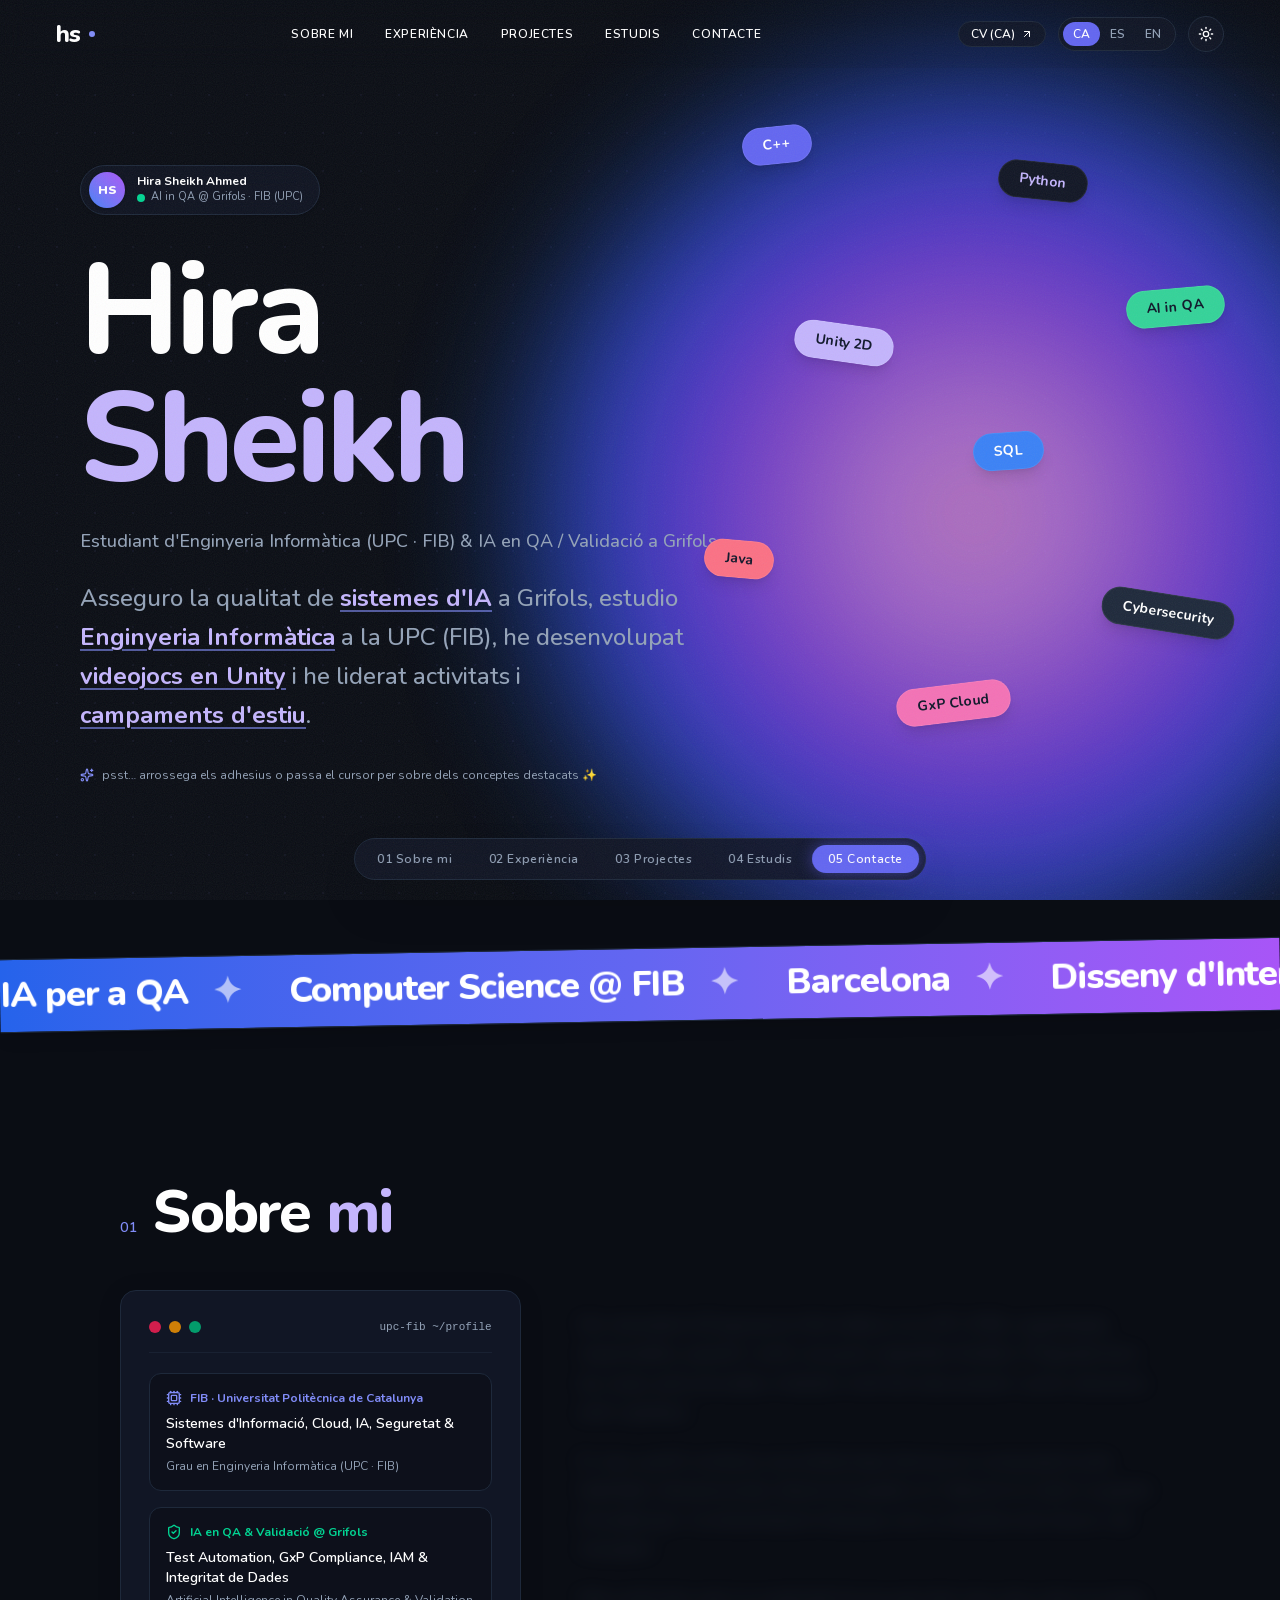
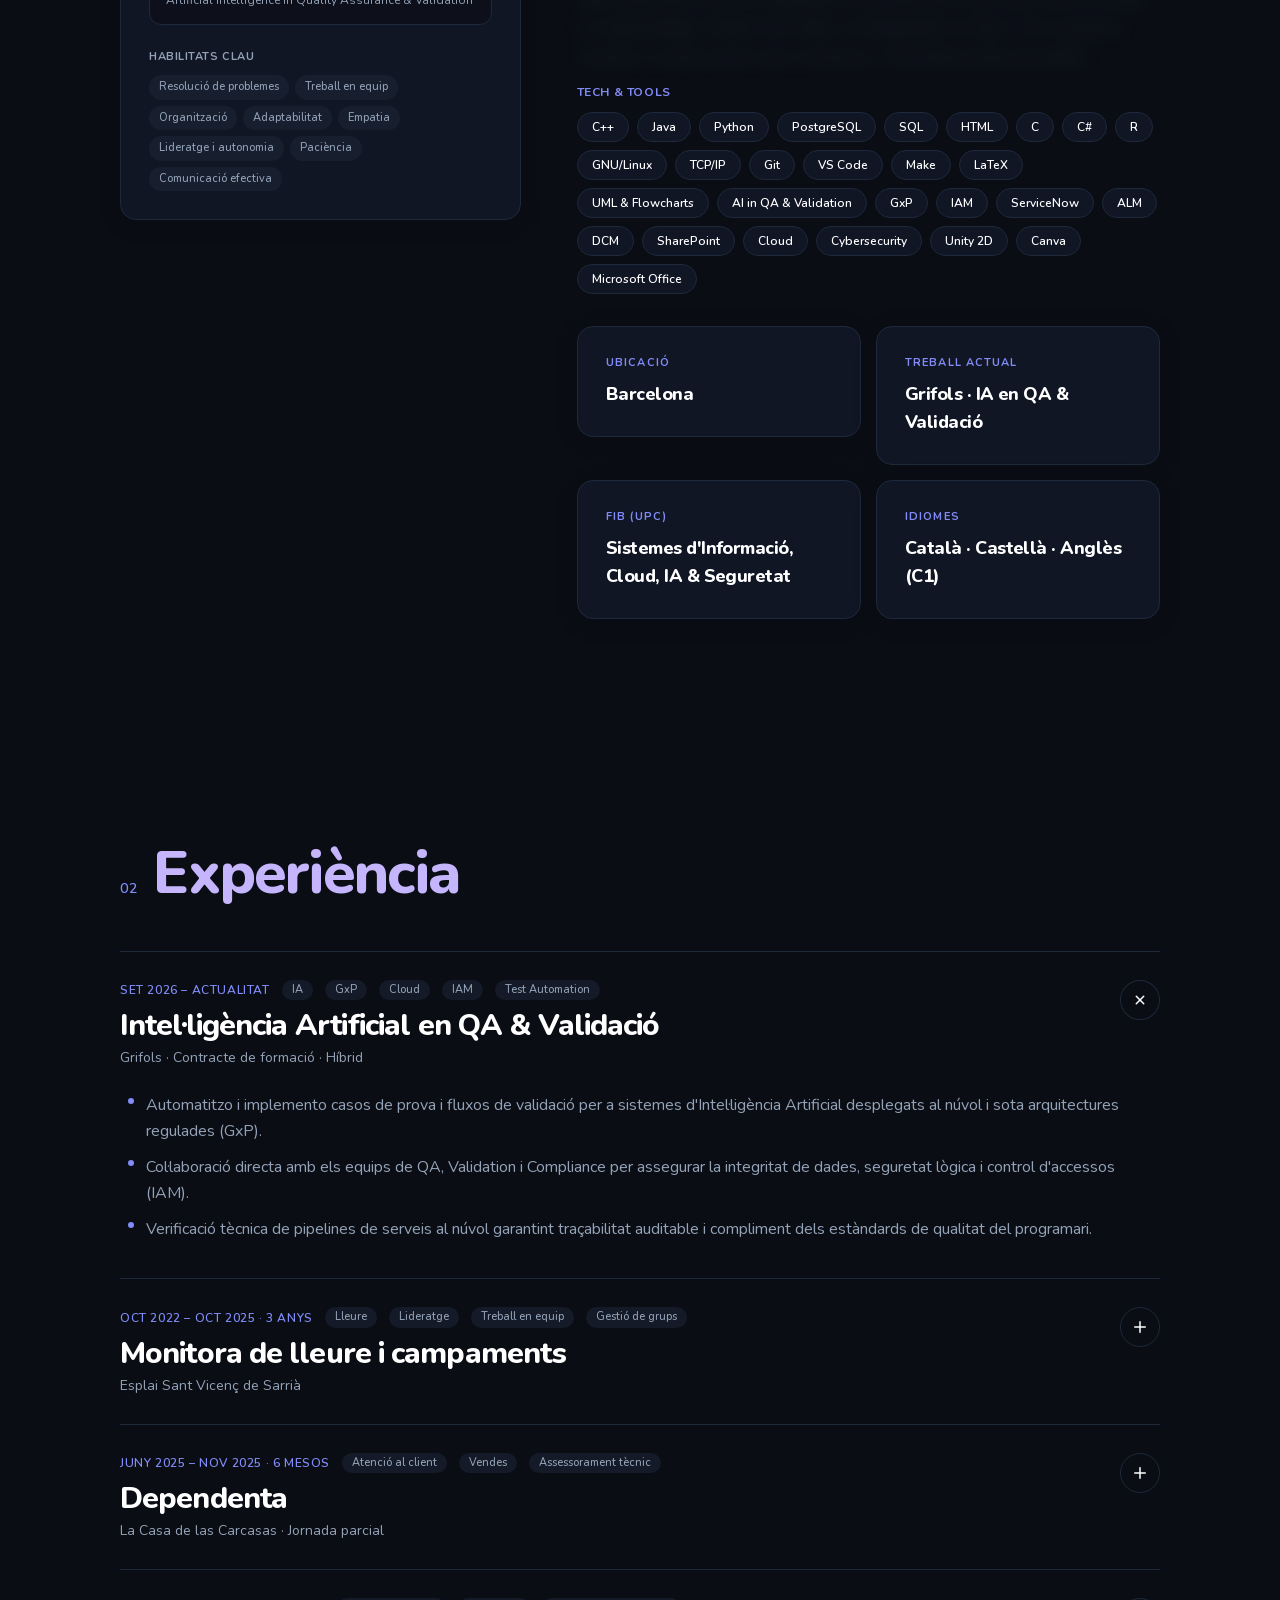
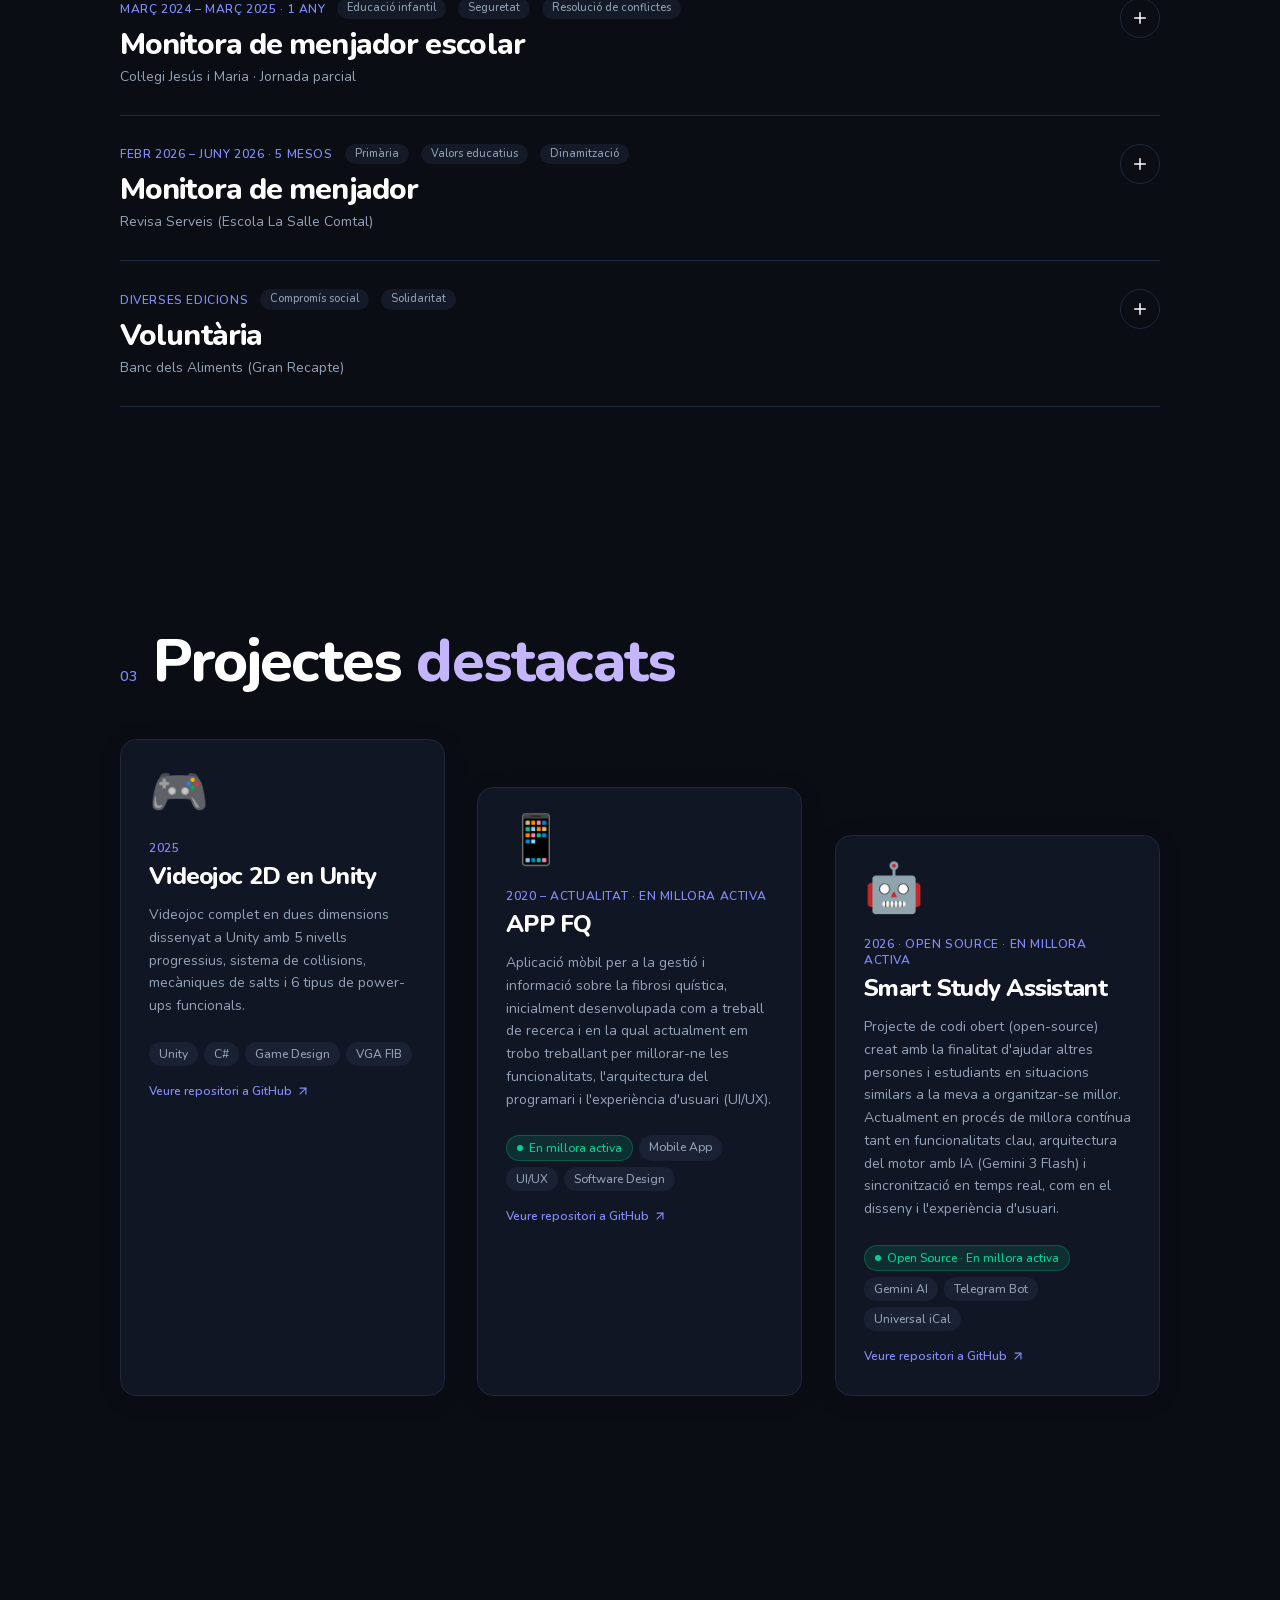
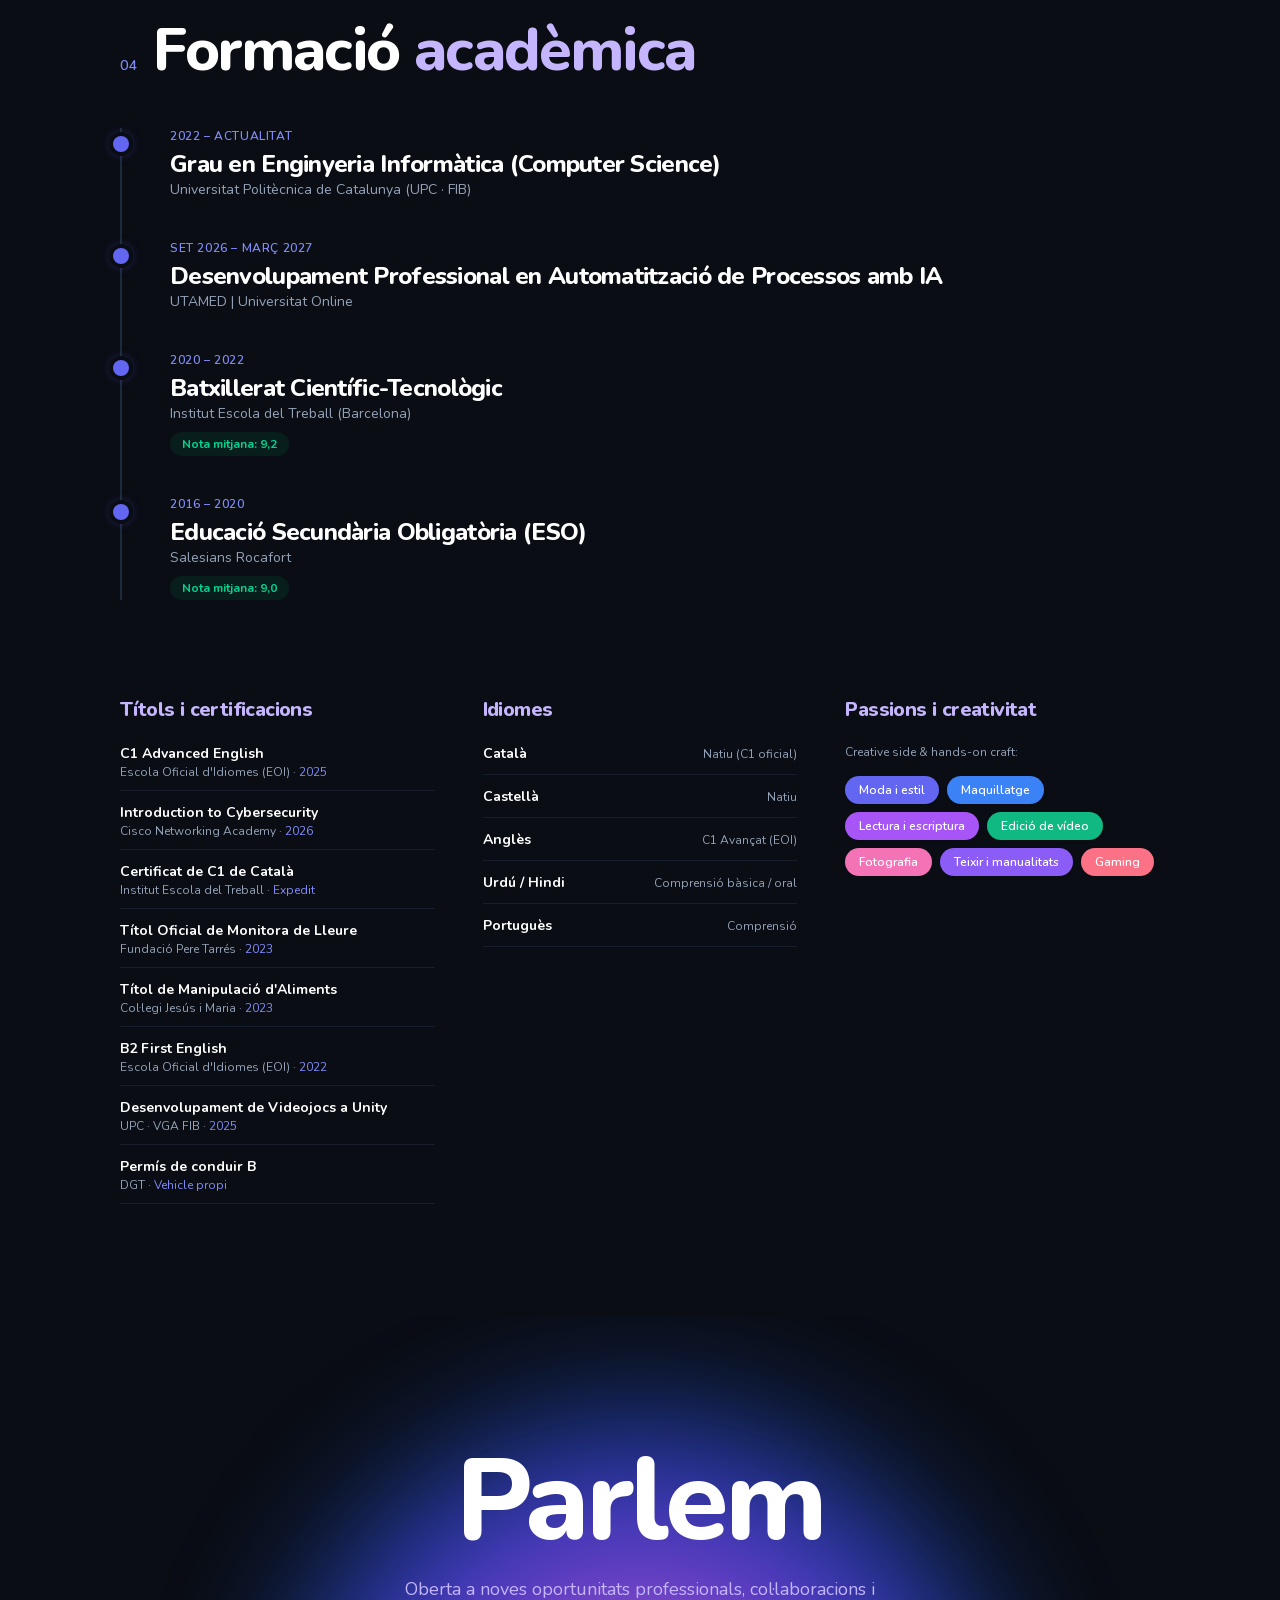
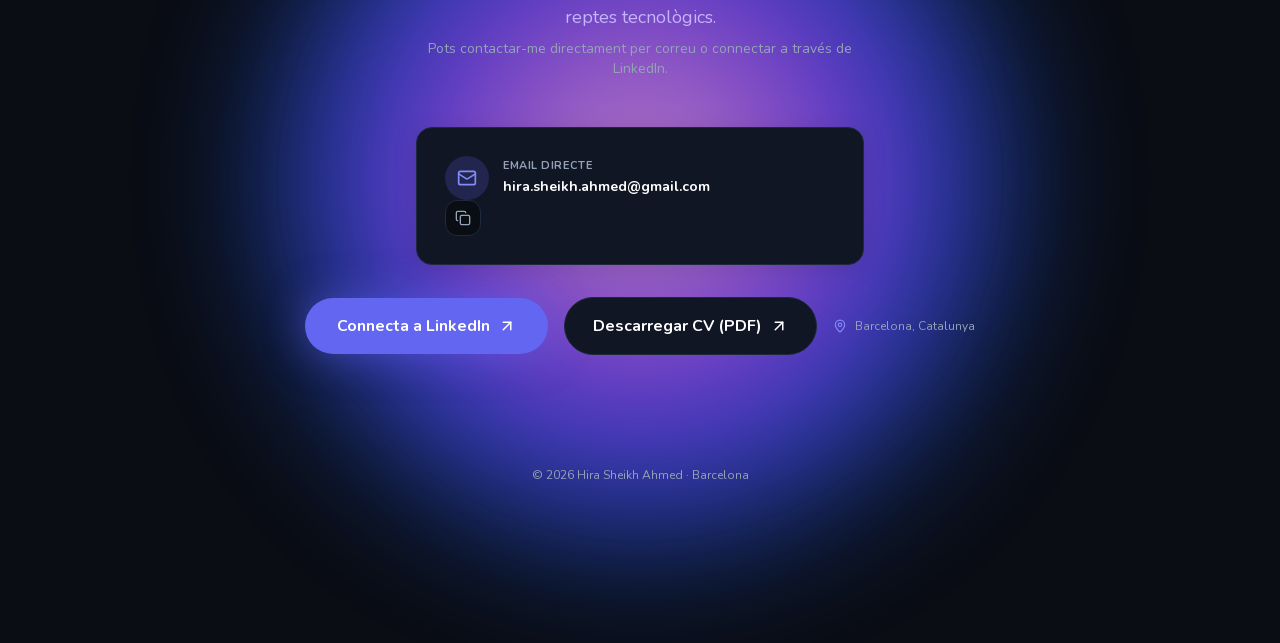
<file: index.html>
<!DOCTYPE html><html lang="ca" data-theme="dark" class="tO76AW_variable"><head><meta charSet="utf-8"/><meta name="viewport" content="width=device-width, initial-scale=1"/><link rel="preload" href="/_next/static/media/29e2a75af8e45044-s.p.2kjei9psvcorz.woff2" as="font" crossorigin="" type="font/woff2"/><link rel="stylesheet" href="/_next/static/chunks/2umo2y6f7f9hi.css" data-precedence="next"/><link rel="preload" as="script" fetchPriority="low" href="/_next/static/chunks/0j1we3cwg31qe.js"/><script src="/_next/static/chunks/1cuyxw6v18rxx.js" async=""></script><script src="/_next/static/chunks/39_j1bdzreq0m.js" async=""></script><script src="/_next/static/chunks/turbopack-2u1d16houkiyo.js" async=""></script><script src="/_next/static/chunks/1ua2kfq9s-me6.js" async=""></script><script src="/_next/static/chunks/3mtxpdhy6-ci0.js" async=""></script><meta name="next-size-adjust" content=""/><title>Hira Sheikh</title><meta name="description" content="Informatics Engineering student, QA &amp; Validation in AI, Barcelona"/><link rel="icon" href="/favicon.ico?favicon.117ezoe8m31dk.ico" sizes="48x48" type="image/x-icon"/><script src="/_next/static/chunks/0cz1d0mv5g_q7.js" noModule=""></script></head><body><div hidden=""><!--$--><!--/$--></div><main class="relative min-h-screen"><canvas aria-hidden="true" class="pointer-events-none fixed inset-0 -z-10 h-full w-full"></canvas><div class="fixed left-0 top-0 z-[90] h-1 w-full origin-left bg-gradient-to-r from-[#3B82F6] via-[#A855F7] to-[#F472B6]" style="transform:scaleX(0)"></div><header class="site-nav fixed left-0 top-0 z-50 flex w-full items-center justify-between px-6 py-4 backdrop-blur-md md:px-14"><a href="#top" class="font-display flex items-center gap-2 text-2xl font-black"><span>hs</span><span class="h-1.5 w-1.5 rounded-full bg-[var(--accent)]"></span></a><nav class="hidden gap-8 text-xs font-semibold uppercase tracking-wider md:flex"><a href="#about" class="relative py-1 transition-colors hover:text-[var(--hi)]">Sobre mi</a><a href="#experience" class="relative py-1 transition-colors hover:text-[var(--hi)]">Experiència</a><a href="#projects" class="relative py-1 transition-colors hover:text-[var(--hi)]">Projectes</a><a href="#education" class="relative py-1 transition-colors hover:text-[var(--hi)]">Estudis</a><a href="#contact" class="relative py-1 transition-colors hover:text-[var(--hi)]">Contacte</a></nav><div class="flex items-center gap-3"><a href="/CV_Hira_Sheikh_Ahmed_ca.pdf" target="_blank" rel="noreferrer" class="hidden sm:inline-flex items-center gap-1.5 rounded-full border border-[var(--line)] bg-[var(--card)]/80 px-3 py-1 text-xs font-semibold hover:border-[var(--accent)] transition-colors" title="CV (CA)"><span>CV (<!-- -->CA<!-- -->)</span><svg xmlns="http://www.w3.org/2000/svg" width="12" height="12" viewBox="0 0 24 24" fill="none" stroke="currentColor" stroke-width="2" stroke-linecap="round" stroke-linejoin="round" class="lucide lucide-arrow-up-right" aria-hidden="true"><path d="M7 7h10v10"></path><path d="M7 17 17 7"></path></svg></a><div class="flex rounded-full border border-[var(--line)] bg-[var(--card)]/80 p-1 text-xs"><button type="button" class="rounded-full px-2.5 py-1 uppercase font-semibold transition-colors bg-[#6366F1] text-white">ca</button><button type="button" class="rounded-full px-2.5 py-1 uppercase font-semibold transition-colors text-[var(--muted)] hover:text-[var(--fg)]">es</button><button type="button" class="rounded-full px-2.5 py-1 uppercase font-semibold transition-colors text-[var(--muted)] hover:text-[var(--fg)]">en</button></div><button type="button" aria-label="theme toggle" class="grid h-9 w-9 place-items-center rounded-full border border-[var(--line)] bg-[var(--card)]/80 text-[var(--fg)] transition-colors hover:border-[var(--accent)]"><span style="opacity:1;transform:none"><svg xmlns="http://www.w3.org/2000/svg" width="16" height="16" viewBox="0 0 24 24" fill="none" stroke="currentColor" stroke-width="2" stroke-linecap="round" stroke-linejoin="round" class="lucide lucide-sun" aria-hidden="true"><circle cx="12" cy="12" r="4"></circle><path d="M12 2v2"></path><path d="M12 20v2"></path><path d="m4.93 4.93 1.41 1.41"></path><path d="m17.66 17.66 1.41 1.41"></path><path d="M2 12h2"></path><path d="M20 12h2"></path><path d="m6.34 17.66-1.41 1.41"></path><path d="m19.07 4.93-1.41 1.41"></path></svg></span></button></div></header><nav class="fixed bottom-5 left-1/2 z-50 flex -translate-x-1/2 gap-1 rounded-full border border-[var(--line)] bg-[var(--card)]/90 p-1.5 shadow-2xl backdrop-blur-md"><a href="#about" title="Sobre mi" class="relative rounded-full px-3 py-1.5 text-xs font-semibold tracking-wider transition-colors md:px-4 text-white"><span class="absolute inset-0 -z-0 rounded-full bg-[#6366F1] shadow-[0_0_16px_rgba(99,102,241,0.5)]"></span><span class="relative z-10">0<!-- -->1<span class="hidden md:inline"> <!-- -->Sobre mi</span></span></a><a href="#experience" title="Experiència" class="relative rounded-full px-3 py-1.5 text-xs font-semibold tracking-wider transition-colors md:px-4 text-[var(--muted)] hover:text-[var(--fg)]"><span class="relative z-10">0<!-- -->2<span class="hidden md:inline"> <!-- -->Experiència</span></span></a><a href="#projects" title="Projectes" class="relative rounded-full px-3 py-1.5 text-xs font-semibold tracking-wider transition-colors md:px-4 text-[var(--muted)] hover:text-[var(--fg)]"><span class="relative z-10">0<!-- -->3<span class="hidden md:inline"> <!-- -->Projectes</span></span></a><a href="#education" title="Estudis" class="relative rounded-full px-3 py-1.5 text-xs font-semibold tracking-wider transition-colors md:px-4 text-[var(--muted)] hover:text-[var(--fg)]"><span class="relative z-10">0<!-- -->4<span class="hidden md:inline"> <!-- -->Estudis</span></span></a><a href="#contact" title="Contacte" class="relative rounded-full px-3 py-1.5 text-xs font-semibold tracking-wider transition-colors md:px-4 text-[var(--muted)] hover:text-[var(--fg)]"><span class="relative z-10">0<!-- -->5<span class="hidden md:inline"> <!-- -->Contacte</span></span></a></nav><section id="top" class="relative flex min-h-screen flex-col justify-center overflow-hidden px-6 pb-20 pt-32 md:px-14 lg:px-20"><div aria-hidden="true" class="aurora pointer-events-none absolute right-[-12%] top-[6%] h-[72vw] w-[72vw] max-h-[920px] max-w-[920px]" style="transform:none"></div><div class="relative z-10 max-w-5xl"><div class="mb-8 inline-flex items-center gap-3 rounded-full border border-[var(--line)] bg-[var(--card)]/80 py-1.5 pl-2 pr-4 shadow-sm backdrop-blur-md" style="opacity:0;transform:translateY(-16px)"><div class="grid h-9 w-9 place-items-center rounded-full bg-gradient-to-tr from-[#3B82F6] to-[#A855F7] text-xs font-black text-white shadow-sm">HS</div><div><p class="text-xs font-bold leading-tight text-[var(--fg)]">Hira Sheikh Ahmed</p><p class="flex items-center gap-1.5 text-[11px] text-[var(--muted)]"><span class="inline-block h-2 w-2 rounded-full bg-emerald-400 animate-pulse"></span>AI in QA @ Grifols · FIB (UPC)</p></div></div><h1 class="font-display text-6xl font-extrabold tracking-tight sm:text-7xl md:text-8xl lg:text-9xl" style="opacity:0;transform:translateY(30px)"><span class="block text-[var(--fg)] hover:text-[var(--hi)] transition-colors">Hira</span><span class="block text-[var(--hi)]">Sheikh</span></h1><p class="mt-6 max-w-2xl text-base font-medium text-[var(--muted)] md:text-lg" style="opacity:0;transform:translateY(20px)">Estudiant d&#x27;Enginyeria Informàtica (UPC · FIB) &amp; IA en QA / Validació a Grifols</p><div class="relative z-20 mt-6 max-w-2xl"><p class="text-xl font-medium leading-relaxed md:text-2xl"><span class="text-[var(--muted)]">Asseguro la qualitat de </span><button type="button" data-hover="true" class="font-bold text-[var(--hi)] underline decoration-[var(--accent)]/60 underline-offset-4 transition-colors hover:text-[var(--fg)] hover:decoration-[var(--hi)]">sistemes d&#x27;IA</button><span class="text-[var(--muted)]"> a Grifols, estudio </span><button type="button" data-hover="true" class="font-bold text-[var(--hi)] underline decoration-[var(--accent)]/60 underline-offset-4 transition-colors hover:text-[var(--fg)] hover:decoration-[var(--hi)]">Enginyeria Informàtica</button><span class="text-[var(--muted)]"> a la UPC (FIB), he desenvolupat </span><button type="button" data-hover="true" class="font-bold text-[var(--hi)] underline decoration-[var(--accent)]/60 underline-offset-4 transition-colors hover:text-[var(--fg)] hover:decoration-[var(--hi)]">videojocs en Unity</button><span class="text-[var(--muted)]"> i he liderat activitats i </span><button type="button" data-hover="true" class="font-bold text-[var(--hi)] underline decoration-[var(--accent)]/60 underline-offset-4 transition-colors hover:text-[var(--fg)] hover:decoration-[var(--hi)]">campaments d&#x27;estiu</button><span class="text-[var(--muted)]">.</span></p></div><p class="mt-8 flex items-center gap-2 text-xs text-[var(--muted)]" style="opacity:0"><svg xmlns="http://www.w3.org/2000/svg" width="14" height="14" viewBox="0 0 24 24" fill="none" stroke="currentColor" stroke-width="2" stroke-linecap="round" stroke-linejoin="round" class="lucide lucide-sparkles lucide-stars text-[var(--accent)]" aria-hidden="true"><path d="M11.017 2.814a1 1 0 0 1 1.966 0l1.051 5.558a2 2 0 0 0 1.594 1.594l5.558 1.051a1 1 0 0 1 0 1.966l-5.558 1.051a2 2 0 0 0-1.594 1.594l-1.051 5.558a1 1 0 0 1-1.966 0l-1.051-5.558a2 2 0 0 0-1.594-1.594l-5.558-1.051a1 1 0 0 1 0-1.966l5.558-1.051a2 2 0 0 0 1.594-1.594z"></path><path d="M20 2v4"></path><path d="M22 4h-4"></path><circle cx="4" cy="20" r="2"></circle></svg> <!-- -->psst… arrossega els adhesius o passa el cursor per sobre dels conceptes destacats ✨</p></div><div data-hover="true" class="absolute z-20 hidden select-none rounded-full px-5 py-2 text-xs font-bold shadow-lg md:block md:text-sm" draggable="false" style="left:58%;top:14%;background:#6366F1;color:#fff;border:1px solid rgba(255,255,255,0.08);transform:scale(0) rotate(-24deg);-webkit-touch-callout:none;-webkit-user-select:none;user-select:none;touch-action:none">C++</div><div data-hover="true" class="absolute z-20 hidden select-none rounded-full px-5 py-2 text-xs font-bold shadow-lg md:block md:text-sm" draggable="false" style="left:78%;top:18%;background:#111625;color:#C4B5FD;border:1px solid rgba(255,255,255,0.08);transform:scale(0) rotate(24deg);-webkit-touch-callout:none;-webkit-user-select:none;user-select:none;touch-action:none">Python</div><div data-hover="true" class="absolute z-20 hidden select-none rounded-full px-5 py-2 text-xs font-bold shadow-lg md:block md:text-sm" draggable="false" style="left:88%;top:32%;background:#34D399;color:#0F172A;border:1px solid rgba(255,255,255,0.08);transform:scale(0) rotate(-20deg);-webkit-touch-callout:none;-webkit-user-select:none;user-select:none;touch-action:none">AI in QA</div><div data-hover="true" class="absolute z-20 hidden select-none rounded-full px-5 py-2 text-xs font-bold shadow-lg md:block md:text-sm" draggable="false" style="left:62%;top:36%;background:#C4B5FD;color:#0F172A;border:1px solid rgba(255,255,255,0.08);transform:scale(0) rotate(32deg);-webkit-touch-callout:none;-webkit-user-select:none;user-select:none;touch-action:none">Unity 2D</div><div data-hover="true" class="absolute z-20 hidden select-none rounded-full px-5 py-2 text-xs font-bold shadow-lg md:block md:text-sm" draggable="false" style="left:76%;top:48%;background:#3B82F6;color:#fff;border:1px solid rgba(255,255,255,0.08);transform:scale(0) rotate(-16deg);-webkit-touch-callout:none;-webkit-user-select:none;user-select:none;touch-action:none">SQL</div><div data-hover="true" class="absolute z-20 hidden select-none rounded-full px-5 py-2 text-xs font-bold shadow-lg md:block md:text-sm" draggable="false" style="left:55%;top:60%;background:#FB7185;color:#0F172A;border:1px solid rgba(255,255,255,0.08);transform:scale(0) rotate(20deg);-webkit-touch-callout:none;-webkit-user-select:none;user-select:none;touch-action:none">Java</div><div data-hover="true" class="absolute z-20 hidden select-none rounded-full px-5 py-2 text-xs font-bold shadow-lg md:block md:text-sm" draggable="false" style="left:86%;top:66%;background:#1E293B;color:#fff;border:1px solid rgba(255,255,255,0.08);transform:scale(0) rotate(36deg);-webkit-touch-callout:none;-webkit-user-select:none;user-select:none;touch-action:none">Cybersecurity</div><div data-hover="true" class="absolute z-20 hidden select-none rounded-full px-5 py-2 text-xs font-bold shadow-lg md:block md:text-sm" draggable="false" style="left:70%;top:76%;background:#F472B6;color:#0F172A;border:1px solid rgba(255,255,255,0.08);transform:scale(0) rotate(-28deg);-webkit-touch-callout:none;-webkit-user-select:none;user-select:none;touch-action:none">GxP Cloud</div></section><div class="py-12"><div class="-rotate-1 overflow-hidden border-y border-[var(--line)] bg-gradient-to-r from-[#2563EB] via-[#6366F1] to-[#A855F7] py-4 text-white shadow-lg select-none"><div class="animate-marquee flex w-max"><div class="flex shrink-0 items-center gap-12 pr-12 whitespace-nowrap"><span class="font-display flex items-center gap-6 text-2xl font-bold tracking-wider md:text-4xl">IA per a QA<!-- --> <span class="text-white/60">✦</span></span><span class="font-display flex items-center gap-6 text-2xl font-bold tracking-wider md:text-4xl">Computer Science @ FIB<!-- --> <span class="text-white/60">✦</span></span><span class="font-display flex items-center gap-6 text-2xl font-bold tracking-wider md:text-4xl">Barcelona<!-- --> <span class="text-white/60">✦</span></span><span class="font-display flex items-center gap-6 text-2xl font-bold tracking-wider md:text-4xl">Disseny d&#x27;Interfícies<!-- --> <span class="text-white/60">✦</span></span><span class="font-display flex items-center gap-6 text-2xl font-bold tracking-wider md:text-4xl">Unity 2D<!-- --> <span class="text-white/60">✦</span></span><span class="font-display flex items-center gap-6 text-2xl font-bold tracking-wider md:text-4xl">Ciberseguretat<!-- --> <span class="text-white/60">✦</span></span><span class="font-display flex items-center gap-6 text-2xl font-bold tracking-wider md:text-4xl">Automatització de Proves<!-- --> <span class="text-white/60">✦</span></span><span class="font-display flex items-center gap-6 text-2xl font-bold tracking-wider md:text-4xl">Sempre aprenent<!-- --> <span class="text-white/60">✦</span></span><span class="font-display flex items-center gap-6 text-2xl font-bold tracking-wider md:text-4xl">IA per a QA<!-- --> <span class="text-white/60">✦</span></span><span class="font-display flex items-center gap-6 text-2xl font-bold tracking-wider md:text-4xl">Computer Science @ FIB<!-- --> <span class="text-white/60">✦</span></span><span class="font-display flex items-center gap-6 text-2xl font-bold tracking-wider md:text-4xl">Barcelona<!-- --> <span class="text-white/60">✦</span></span><span class="font-display flex items-center gap-6 text-2xl font-bold tracking-wider md:text-4xl">Disseny d&#x27;Interfícies<!-- --> <span class="text-white/60">✦</span></span><span class="font-display flex items-center gap-6 text-2xl font-bold tracking-wider md:text-4xl">Unity 2D<!-- --> <span class="text-white/60">✦</span></span><span class="font-display flex items-center gap-6 text-2xl font-bold tracking-wider md:text-4xl">Ciberseguretat<!-- --> <span class="text-white/60">✦</span></span><span class="font-display flex items-center gap-6 text-2xl font-bold tracking-wider md:text-4xl">Automatització de Proves<!-- --> <span class="text-white/60">✦</span></span><span class="font-display flex items-center gap-6 text-2xl font-bold tracking-wider md:text-4xl">Sempre aprenent<!-- --> <span class="text-white/60">✦</span></span></div><div class="flex shrink-0 items-center gap-12 pr-12 whitespace-nowrap" aria-hidden="true"><span class="font-display flex items-center gap-6 text-2xl font-bold tracking-wider md:text-4xl">IA per a QA<!-- --> <span class="text-white/60">✦</span></span><span class="font-display flex items-center gap-6 text-2xl font-bold tracking-wider md:text-4xl">Computer Science @ FIB<!-- --> <span class="text-white/60">✦</span></span><span class="font-display flex items-center gap-6 text-2xl font-bold tracking-wider md:text-4xl">Barcelona<!-- --> <span class="text-white/60">✦</span></span><span class="font-display flex items-center gap-6 text-2xl font-bold tracking-wider md:text-4xl">Disseny d&#x27;Interfícies<!-- --> <span class="text-white/60">✦</span></span><span class="font-display flex items-center gap-6 text-2xl font-bold tracking-wider md:text-4xl">Unity 2D<!-- --> <span class="text-white/60">✦</span></span><span class="font-display flex items-center gap-6 text-2xl font-bold tracking-wider md:text-4xl">Ciberseguretat<!-- --> <span class="text-white/60">✦</span></span><span class="font-display flex items-center gap-6 text-2xl font-bold tracking-wider md:text-4xl">Automatització de Proves<!-- --> <span class="text-white/60">✦</span></span><span class="font-display flex items-center gap-6 text-2xl font-bold tracking-wider md:text-4xl">Sempre aprenent<!-- --> <span class="text-white/60">✦</span></span><span class="font-display flex items-center gap-6 text-2xl font-bold tracking-wider md:text-4xl">IA per a QA<!-- --> <span class="text-white/60">✦</span></span><span class="font-display flex items-center gap-6 text-2xl font-bold tracking-wider md:text-4xl">Computer Science @ FIB<!-- --> <span class="text-white/60">✦</span></span><span class="font-display flex items-center gap-6 text-2xl font-bold tracking-wider md:text-4xl">Barcelona<!-- --> <span class="text-white/60">✦</span></span><span class="font-display flex items-center gap-6 text-2xl font-bold tracking-wider md:text-4xl">Disseny d&#x27;Interfícies<!-- --> <span class="text-white/60">✦</span></span><span class="font-display flex items-center gap-6 text-2xl font-bold tracking-wider md:text-4xl">Unity 2D<!-- --> <span class="text-white/60">✦</span></span><span class="font-display flex items-center gap-6 text-2xl font-bold tracking-wider md:text-4xl">Ciberseguretat<!-- --> <span class="text-white/60">✦</span></span><span class="font-display flex items-center gap-6 text-2xl font-bold tracking-wider md:text-4xl">Automatització de Proves<!-- --> <span class="text-white/60">✦</span></span><span class="font-display flex items-center gap-6 text-2xl font-bold tracking-wider md:text-4xl">Sempre aprenent<!-- --> <span class="text-white/60">✦</span></span></div></div></div></div><section id="about" class="mx-auto max-w-6xl px-6 py-28 md:px-14"><div class="mb-12 flex items-baseline gap-4" style="opacity:0;transform:translateY(36px)"><span class="text-sm font-semibold tracking-wider text-[var(--accent)]">01</span><h2 class="font-display text-4xl font-extrabold tracking-tight md:text-6xl">Sobre<!-- --> <span class="text-[var(--hi)]">mi</span></h2></div><div class="grid gap-14 md:grid-cols-12"><div class="md:col-span-5"><div class="" style="opacity:0;transform:translateY(36px)"><div data-hover="true" class="relative overflow-hidden rounded-2xl border border-[var(--line)] bg-[var(--card)] p-7 shadow-[0_4px_24px_rgba(0,0,0,0.12)] transition-shadow duration-300 hover:shadow-[0_8px_32px_rgba(99,102,241,0.18)] p-6" style="transform:perspective(900px)"><div class="pointer-events-none absolute inset-0 opacity-0 transition-opacity duration-300 hover:opacity-100" style="background:radial-gradient(320px circle at var(--mx) var(--my), rgba(129,140,248,0.2), transparent 60%)"></div><div class="relative z-10"><div class="flex items-center justify-between border-b border-[var(--line)]/60 pb-4"><div class="flex items-center gap-2"><span class="h-3 w-3 rounded-full bg-rose-500/80"></span><span class="h-3 w-3 rounded-full bg-amber-500/80"></span><span class="h-3 w-3 rounded-full bg-emerald-500/80"></span></div><span class="text-[11px] font-mono text-[var(--muted)]">upc-fib ~/profile</span></div><div class="mt-5 space-y-4"><div class="rounded-xl border border-[var(--line)] bg-[var(--bg)]/60 p-4"><div class="flex items-center gap-2 text-xs font-bold text-[var(--accent)]"><svg xmlns="http://www.w3.org/2000/svg" width="16" height="16" viewBox="0 0 24 24" fill="none" stroke="currentColor" stroke-width="2" stroke-linecap="round" stroke-linejoin="round" class="lucide lucide-cpu" aria-hidden="true"><path d="M12 20v2"></path><path d="M12 2v2"></path><path d="M17 20v2"></path><path d="M17 2v2"></path><path d="M2 12h2"></path><path d="M2 17h2"></path><path d="M2 7h2"></path><path d="M20 12h2"></path><path d="M20 17h2"></path><path d="M20 7h2"></path><path d="M7 20v2"></path><path d="M7 2v2"></path><rect x="4" y="4" width="16" height="16" rx="2"></rect><rect x="8" y="8" width="8" height="8" rx="1"></rect></svg> FIB · Universitat Politècnica de Catalunya</div><p class="mt-2 text-sm font-semibold text-[var(--fg)]">Sistemes d&#x27;Informació, Cloud, IA, Seguretat &amp; Software</p><p class="mt-1 text-xs text-[var(--muted)]">Grau en Enginyeria Informàtica (UPC · FIB)</p></div><div class="rounded-xl border border-[var(--line)] bg-[var(--bg)]/60 p-4"><div class="flex items-center gap-2 text-xs font-bold text-emerald-400"><svg xmlns="http://www.w3.org/2000/svg" width="16" height="16" viewBox="0 0 24 24" fill="none" stroke="currentColor" stroke-width="2" stroke-linecap="round" stroke-linejoin="round" class="lucide lucide-shield-check" aria-hidden="true"><path d="M20 13c0 5-3.5 7.5-7.66 8.95a1 1 0 0 1-.67-.01C7.5 20.5 4 18 4 13V6a1 1 0 0 1 1-1c2 0 4.5-1.2 6.24-2.72a1.17 1.17 0 0 1 1.52 0C14.51 3.81 17 5 19 5a1 1 0 0 1 1 1z"></path><path d="m9 12 2 2 4-4"></path></svg> IA en QA &amp; Validació @ Grifols</div><p class="mt-2 text-sm font-semibold text-[var(--fg)]">Test Automation, GxP Compliance, IAM &amp; Integritat de Dades</p><p class="mt-1 text-xs text-[var(--muted)]">Artificial Intelligence in Quality Assurance &amp; Validation</p></div></div><div class="mt-6"><p class="text-[11px] font-bold uppercase tracking-wider text-[var(--muted)] mb-2.5">Habilitats clau</p><div class="flex flex-wrap gap-1.5"><span class="rounded-full bg-[var(--line)]/50 px-2.5 py-1 text-[11px] font-medium text-[var(--muted)]">Resolució de problemes</span><span class="rounded-full bg-[var(--line)]/50 px-2.5 py-1 text-[11px] font-medium text-[var(--muted)]">Treball en equip</span><span class="rounded-full bg-[var(--line)]/50 px-2.5 py-1 text-[11px] font-medium text-[var(--muted)]">Organització</span><span class="rounded-full bg-[var(--line)]/50 px-2.5 py-1 text-[11px] font-medium text-[var(--muted)]">Adaptabilitat</span><span class="rounded-full bg-[var(--line)]/50 px-2.5 py-1 text-[11px] font-medium text-[var(--muted)]">Empatia</span><span class="rounded-full bg-[var(--line)]/50 px-2.5 py-1 text-[11px] font-medium text-[var(--muted)]">Lideratge i autonomia</span><span class="rounded-full bg-[var(--line)]/50 px-2.5 py-1 text-[11px] font-medium text-[var(--muted)]">Paciència</span><span class="rounded-full bg-[var(--line)]/50 px-2.5 py-1 text-[11px] font-medium text-[var(--muted)]">Comunicació efectiva</span></div></div></div></div></div></div><div class="space-y-8 md:col-span-7"><div class="space-y-5 text-base leading-relaxed text-[var(--muted)] md:text-lg"><p style="filter:blur(10px);opacity:0.2;transform:translateY(20px)">Sóc estudiant d&#x27;Enginyeria Informàtica a la UPC (FIB), organitzada, responsable, pacient i amb una gran capacitat d&#x27;anàlisi. M&#x27;agrada tenir les coses estructurades, treballo molt bé sota pressió i prenc decisions amb rapidesa.</p><p style="filter:blur(10px);opacity:0.2;transform:translateY(20px)">El meu perfil combina una sòlida base tècnica en computació amb habilitats interpersonals desenvolupades en l&#x27;atenció al client, la gestió d&#x27;incidències i la dinamització d&#x27;equips com a monitora de lleure i de menjador.</p><p style="filter:blur(10px);opacity:0.2;transform:translateY(20px)">Més enllà del codi, la creativitat forma part del meu dia a dia: la moda, el maquillatge, l&#x27;edició de vídeo, la fotografia, el teixir i fer pulseres, sumat a un gran amor per la lectura i l&#x27;escriptura des de petita.</p></div><div class="" style="opacity:0;transform:translateY(36px)"><p class="mb-3 text-xs font-bold uppercase tracking-wider text-[var(--accent)]">Tech &amp; Tools</p><div class="flex flex-wrap gap-2"><span data-hover="true" class="rounded-full border border-[var(--line)] bg-[var(--card)] px-3.5 py-1.5 text-xs font-semibold text-[var(--fg)] transition-colors">C++</span><span data-hover="true" class="rounded-full border border-[var(--line)] bg-[var(--card)] px-3.5 py-1.5 text-xs font-semibold text-[var(--fg)] transition-colors">Java</span><span data-hover="true" class="rounded-full border border-[var(--line)] bg-[var(--card)] px-3.5 py-1.5 text-xs font-semibold text-[var(--fg)] transition-colors">Python</span><span data-hover="true" class="rounded-full border border-[var(--line)] bg-[var(--card)] px-3.5 py-1.5 text-xs font-semibold text-[var(--fg)] transition-colors">PostgreSQL</span><span data-hover="true" class="rounded-full border border-[var(--line)] bg-[var(--card)] px-3.5 py-1.5 text-xs font-semibold text-[var(--fg)] transition-colors">SQL</span><span data-hover="true" class="rounded-full border border-[var(--line)] bg-[var(--card)] px-3.5 py-1.5 text-xs font-semibold text-[var(--fg)] transition-colors">HTML</span><span data-hover="true" class="rounded-full border border-[var(--line)] bg-[var(--card)] px-3.5 py-1.5 text-xs font-semibold text-[var(--fg)] transition-colors">C</span><span data-hover="true" class="rounded-full border border-[var(--line)] bg-[var(--card)] px-3.5 py-1.5 text-xs font-semibold text-[var(--fg)] transition-colors">C#</span><span data-hover="true" class="rounded-full border border-[var(--line)] bg-[var(--card)] px-3.5 py-1.5 text-xs font-semibold text-[var(--fg)] transition-colors">R</span><span data-hover="true" class="rounded-full border border-[var(--line)] bg-[var(--card)] px-3.5 py-1.5 text-xs font-semibold text-[var(--fg)] transition-colors">GNU/Linux</span><span data-hover="true" class="rounded-full border border-[var(--line)] bg-[var(--card)] px-3.5 py-1.5 text-xs font-semibold text-[var(--fg)] transition-colors">TCP/IP</span><span data-hover="true" class="rounded-full border border-[var(--line)] bg-[var(--card)] px-3.5 py-1.5 text-xs font-semibold text-[var(--fg)] transition-colors">Git</span><span data-hover="true" class="rounded-full border border-[var(--line)] bg-[var(--card)] px-3.5 py-1.5 text-xs font-semibold text-[var(--fg)] transition-colors">VS Code</span><span data-hover="true" class="rounded-full border border-[var(--line)] bg-[var(--card)] px-3.5 py-1.5 text-xs font-semibold text-[var(--fg)] transition-colors">Make</span><span data-hover="true" class="rounded-full border border-[var(--line)] bg-[var(--card)] px-3.5 py-1.5 text-xs font-semibold text-[var(--fg)] transition-colors">LaTeX</span><span data-hover="true" class="rounded-full border border-[var(--line)] bg-[var(--card)] px-3.5 py-1.5 text-xs font-semibold text-[var(--fg)] transition-colors">UML &amp; Flowcharts</span><span data-hover="true" class="rounded-full border border-[var(--line)] bg-[var(--card)] px-3.5 py-1.5 text-xs font-semibold text-[var(--fg)] transition-colors">AI in QA &amp; Validation</span><span data-hover="true" class="rounded-full border border-[var(--line)] bg-[var(--card)] px-3.5 py-1.5 text-xs font-semibold text-[var(--fg)] transition-colors">GxP</span><span data-hover="true" class="rounded-full border border-[var(--line)] bg-[var(--card)] px-3.5 py-1.5 text-xs font-semibold text-[var(--fg)] transition-colors">IAM</span><span data-hover="true" class="rounded-full border border-[var(--line)] bg-[var(--card)] px-3.5 py-1.5 text-xs font-semibold text-[var(--fg)] transition-colors">ServiceNow</span><span data-hover="true" class="rounded-full border border-[var(--line)] bg-[var(--card)] px-3.5 py-1.5 text-xs font-semibold text-[var(--fg)] transition-colors">ALM</span><span data-hover="true" class="rounded-full border border-[var(--line)] bg-[var(--card)] px-3.5 py-1.5 text-xs font-semibold text-[var(--fg)] transition-colors">DCM</span><span data-hover="true" class="rounded-full border border-[var(--line)] bg-[var(--card)] px-3.5 py-1.5 text-xs font-semibold text-[var(--fg)] transition-colors">SharePoint</span><span data-hover="true" class="rounded-full border border-[var(--line)] bg-[var(--card)] px-3.5 py-1.5 text-xs font-semibold text-[var(--fg)] transition-colors">Cloud</span><span data-hover="true" class="rounded-full border border-[var(--line)] bg-[var(--card)] px-3.5 py-1.5 text-xs font-semibold text-[var(--fg)] transition-colors">Cybersecurity</span><span data-hover="true" class="rounded-full border border-[var(--line)] bg-[var(--card)] px-3.5 py-1.5 text-xs font-semibold text-[var(--fg)] transition-colors">Unity 2D</span><span data-hover="true" class="rounded-full border border-[var(--line)] bg-[var(--card)] px-3.5 py-1.5 text-xs font-semibold text-[var(--fg)] transition-colors">Canva</span><span data-hover="true" class="rounded-full border border-[var(--line)] bg-[var(--card)] px-3.5 py-1.5 text-xs font-semibold text-[var(--fg)] transition-colors">Microsoft Office</span></div></div><div class="grid gap-4 sm:grid-cols-2"><div class="" style="opacity:0;transform:translateY(36px)"><div data-hover="true" class="relative overflow-hidden rounded-2xl border border-[var(--line)] bg-[var(--card)] p-7 shadow-[0_4px_24px_rgba(0,0,0,0.12)] transition-shadow duration-300 hover:shadow-[0_8px_32px_rgba(99,102,241,0.18)] p-5" style="transform:perspective(900px)"><div class="pointer-events-none absolute inset-0 opacity-0 transition-opacity duration-300 hover:opacity-100" style="background:radial-gradient(320px circle at var(--mx) var(--my), rgba(129,140,248,0.2), transparent 60%)"></div><div class="relative z-10"><p class="text-[11px] font-bold uppercase tracking-widest text-[var(--accent)]">Ubicació</p><p class="font-display mt-2 text-lg font-bold">Barcelona</p></div></div></div><div class="" style="opacity:0;transform:translateY(36px)"><div data-hover="true" class="relative overflow-hidden rounded-2xl border border-[var(--line)] bg-[var(--card)] p-7 shadow-[0_4px_24px_rgba(0,0,0,0.12)] transition-shadow duration-300 hover:shadow-[0_8px_32px_rgba(99,102,241,0.18)] p-5" style="transform:perspective(900px)"><div class="pointer-events-none absolute inset-0 opacity-0 transition-opacity duration-300 hover:opacity-100" style="background:radial-gradient(320px circle at var(--mx) var(--my), rgba(129,140,248,0.2), transparent 60%)"></div><div class="relative z-10"><p class="text-[11px] font-bold uppercase tracking-widest text-[var(--accent)]">Treball actual</p><p class="font-display mt-2 text-lg font-bold">Grifols · IA en QA &amp; Validació</p></div></div></div><div class="" style="opacity:0;transform:translateY(36px)"><div data-hover="true" class="relative overflow-hidden rounded-2xl border border-[var(--line)] bg-[var(--card)] p-7 shadow-[0_4px_24px_rgba(0,0,0,0.12)] transition-shadow duration-300 hover:shadow-[0_8px_32px_rgba(99,102,241,0.18)] p-5" style="transform:perspective(900px)"><div class="pointer-events-none absolute inset-0 opacity-0 transition-opacity duration-300 hover:opacity-100" style="background:radial-gradient(320px circle at var(--mx) var(--my), rgba(129,140,248,0.2), transparent 60%)"></div><div class="relative z-10"><p class="text-[11px] font-bold uppercase tracking-widest text-[var(--accent)]">FIB (UPC)</p><p class="font-display mt-2 text-lg font-bold">Sistemes d&#x27;Informació, Cloud, IA &amp; Seguretat</p></div></div></div><div class="" style="opacity:0;transform:translateY(36px)"><div data-hover="true" class="relative overflow-hidden rounded-2xl border border-[var(--line)] bg-[var(--card)] p-7 shadow-[0_4px_24px_rgba(0,0,0,0.12)] transition-shadow duration-300 hover:shadow-[0_8px_32px_rgba(99,102,241,0.18)] p-5" style="transform:perspective(900px)"><div class="pointer-events-none absolute inset-0 opacity-0 transition-opacity duration-300 hover:opacity-100" style="background:radial-gradient(320px circle at var(--mx) var(--my), rgba(129,140,248,0.2), transparent 60%)"></div><div class="relative z-10"><p class="text-[11px] font-bold uppercase tracking-widest text-[var(--accent)]">Idiomes</p><p class="font-display mt-2 text-lg font-bold">Català · Castellà · Anglès (C1)</p></div></div></div></div></div></div></section><section id="experience" class="mx-auto max-w-6xl px-6 py-28 md:px-14"><div class="mb-12 flex items-baseline gap-4" style="opacity:0;transform:translateY(36px)"><span class="text-sm font-semibold tracking-wider text-[var(--accent)]">02</span><h2 class="font-display text-4xl font-extrabold tracking-tight md:text-6xl"> <span class="text-[var(--hi)]">Experiència</span></h2></div><div class="" style="opacity:0;transform:translateY(36px)"><div><div class="relative border-t border-[var(--line)] py-3 transition-colors"><button type="button" class="group relative z-10 flex w-full items-start justify-between gap-6 py-4 text-left"><div class="flex-1"><div class="flex flex-wrap items-center gap-3"><span class="text-xs font-semibold uppercase tracking-wider text-[var(--accent)]">Set 2026 – actualitat</span><span class="rounded-full bg-[var(--line)]/50 px-2.5 py-0.5 text-[11px] font-medium text-[var(--muted)]">IA</span><span class="rounded-full bg-[var(--line)]/50 px-2.5 py-0.5 text-[11px] font-medium text-[var(--muted)]">GxP</span><span class="rounded-full bg-[var(--line)]/50 px-2.5 py-0.5 text-[11px] font-medium text-[var(--muted)]">Cloud</span><span class="rounded-full bg-[var(--line)]/50 px-2.5 py-0.5 text-[11px] font-medium text-[var(--muted)]">IAM</span><span class="rounded-full bg-[var(--line)]/50 px-2.5 py-0.5 text-[11px] font-medium text-[var(--muted)]">Test Automation</span></div><h3 class="font-display mt-2 text-2xl font-bold transition-transform duration-300 group-hover:translate-x-2 md:text-3xl">Intel·ligència Artificial en QA &amp; Validació</h3><p class="mt-1 text-sm text-[var(--muted)]">Grifols · Contracte de formació · Híbrid</p></div><span class="grid h-10 w-10 shrink-0 place-items-center rounded-full border border-[var(--line)] text-[var(--fg)] transition-colors group-hover:bg-[#6366F1] group-hover:text-white"><svg xmlns="http://www.w3.org/2000/svg" width="18" height="18" viewBox="0 0 24 24" fill="none" stroke="currentColor" stroke-width="2" stroke-linecap="round" stroke-linejoin="round" class="lucide lucide-plus" aria-hidden="true"><path d="M5 12h14"></path><path d="M12 5v14"></path></svg></span></button><div class="relative z-10 overflow-hidden pb-6 pt-2" style="height:auto;opacity:1"><ul class="space-y-2.5 pl-2 text-sm leading-relaxed text-[var(--muted)] md:text-base"><li class="flex items-start gap-3"><span class="mt-1.5 h-1.5 w-1.5 shrink-0 rounded-full bg-[var(--accent)]"></span><span>Automatitzo i implemento casos de prova i fluxos de validació per a sistemes d&#x27;Intel·ligència Artificial desplegats al núvol i sota arquitectures regulades (GxP).</span></li><li class="flex items-start gap-3"><span class="mt-1.5 h-1.5 w-1.5 shrink-0 rounded-full bg-[var(--accent)]"></span><span>Col·laboració directa amb els equips de QA, Validation i Compliance per assegurar la integritat de dades, seguretat lògica i control d&#x27;accessos (IAM).</span></li><li class="flex items-start gap-3"><span class="mt-1.5 h-1.5 w-1.5 shrink-0 rounded-full bg-[var(--accent)]"></span><span>Verificació tècnica de pipelines de serveis al núvol garantint traçabilitat auditable i compliment dels estàndards de qualitat del programari.</span></li></ul></div></div><div class="relative border-t border-[var(--line)] py-3 transition-colors"><button type="button" class="group relative z-10 flex w-full items-start justify-between gap-6 py-4 text-left"><div class="flex-1"><div class="flex flex-wrap items-center gap-3"><span class="text-xs font-semibold uppercase tracking-wider text-[var(--accent)]">Oct 2022 – Oct 2025 · 3 anys</span><span class="rounded-full bg-[var(--line)]/50 px-2.5 py-0.5 text-[11px] font-medium text-[var(--muted)]">Lleure</span><span class="rounded-full bg-[var(--line)]/50 px-2.5 py-0.5 text-[11px] font-medium text-[var(--muted)]">Lideratge</span><span class="rounded-full bg-[var(--line)]/50 px-2.5 py-0.5 text-[11px] font-medium text-[var(--muted)]">Treball en equip</span><span class="rounded-full bg-[var(--line)]/50 px-2.5 py-0.5 text-[11px] font-medium text-[var(--muted)]">Gestió de grups</span></div><h3 class="font-display mt-2 text-2xl font-bold transition-transform duration-300 group-hover:translate-x-2 md:text-3xl">Monitora de lleure i campaments</h3><p class="mt-1 text-sm text-[var(--muted)]">Esplai Sant Vicenç de Sarrià</p></div><span class="grid h-10 w-10 shrink-0 place-items-center rounded-full border border-[var(--line)] text-[var(--fg)] transition-colors group-hover:bg-[#6366F1] group-hover:text-white"><svg xmlns="http://www.w3.org/2000/svg" width="18" height="18" viewBox="0 0 24 24" fill="none" stroke="currentColor" stroke-width="2" stroke-linecap="round" stroke-linejoin="round" class="lucide lucide-plus" aria-hidden="true"><path d="M5 12h14"></path><path d="M12 5v14"></path></svg></span></button></div><div class="relative border-t border-[var(--line)] py-3 transition-colors"><button type="button" class="group relative z-10 flex w-full items-start justify-between gap-6 py-4 text-left"><div class="flex-1"><div class="flex flex-wrap items-center gap-3"><span class="text-xs font-semibold uppercase tracking-wider text-[var(--accent)]">Juny 2025 – Nov 2025 · 6 mesos</span><span class="rounded-full bg-[var(--line)]/50 px-2.5 py-0.5 text-[11px] font-medium text-[var(--muted)]">Atenció al client</span><span class="rounded-full bg-[var(--line)]/50 px-2.5 py-0.5 text-[11px] font-medium text-[var(--muted)]">Vendes</span><span class="rounded-full bg-[var(--line)]/50 px-2.5 py-0.5 text-[11px] font-medium text-[var(--muted)]">Assessorament tècnic</span></div><h3 class="font-display mt-2 text-2xl font-bold transition-transform duration-300 group-hover:translate-x-2 md:text-3xl">Dependenta</h3><p class="mt-1 text-sm text-[var(--muted)]">La Casa de las Carcasas · Jornada parcial</p></div><span class="grid h-10 w-10 shrink-0 place-items-center rounded-full border border-[var(--line)] text-[var(--fg)] transition-colors group-hover:bg-[#6366F1] group-hover:text-white"><svg xmlns="http://www.w3.org/2000/svg" width="18" height="18" viewBox="0 0 24 24" fill="none" stroke="currentColor" stroke-width="2" stroke-linecap="round" stroke-linejoin="round" class="lucide lucide-plus" aria-hidden="true"><path d="M5 12h14"></path><path d="M12 5v14"></path></svg></span></button></div><div class="relative border-t border-[var(--line)] py-3 transition-colors"><button type="button" class="group relative z-10 flex w-full items-start justify-between gap-6 py-4 text-left"><div class="flex-1"><div class="flex flex-wrap items-center gap-3"><span class="text-xs font-semibold uppercase tracking-wider text-[var(--accent)]">Març 2024 – Març 2025 · 1 any</span><span class="rounded-full bg-[var(--line)]/50 px-2.5 py-0.5 text-[11px] font-medium text-[var(--muted)]">Educació infantil</span><span class="rounded-full bg-[var(--line)]/50 px-2.5 py-0.5 text-[11px] font-medium text-[var(--muted)]">Seguretat</span><span class="rounded-full bg-[var(--line)]/50 px-2.5 py-0.5 text-[11px] font-medium text-[var(--muted)]">Resolució de conflictes</span></div><h3 class="font-display mt-2 text-2xl font-bold transition-transform duration-300 group-hover:translate-x-2 md:text-3xl">Monitora de menjador escolar</h3><p class="mt-1 text-sm text-[var(--muted)]">Col·legi Jesús i Maria · Jornada parcial</p></div><span class="grid h-10 w-10 shrink-0 place-items-center rounded-full border border-[var(--line)] text-[var(--fg)] transition-colors group-hover:bg-[#6366F1] group-hover:text-white"><svg xmlns="http://www.w3.org/2000/svg" width="18" height="18" viewBox="0 0 24 24" fill="none" stroke="currentColor" stroke-width="2" stroke-linecap="round" stroke-linejoin="round" class="lucide lucide-plus" aria-hidden="true"><path d="M5 12h14"></path><path d="M12 5v14"></path></svg></span></button></div><div class="relative border-t border-[var(--line)] py-3 transition-colors"><button type="button" class="group relative z-10 flex w-full items-start justify-between gap-6 py-4 text-left"><div class="flex-1"><div class="flex flex-wrap items-center gap-3"><span class="text-xs font-semibold uppercase tracking-wider text-[var(--accent)]">Febr 2026 – Juny 2026 · 5 mesos</span><span class="rounded-full bg-[var(--line)]/50 px-2.5 py-0.5 text-[11px] font-medium text-[var(--muted)]">Primària</span><span class="rounded-full bg-[var(--line)]/50 px-2.5 py-0.5 text-[11px] font-medium text-[var(--muted)]">Valors educatius</span><span class="rounded-full bg-[var(--line)]/50 px-2.5 py-0.5 text-[11px] font-medium text-[var(--muted)]">Dinamització</span></div><h3 class="font-display mt-2 text-2xl font-bold transition-transform duration-300 group-hover:translate-x-2 md:text-3xl">Monitora de menjador</h3><p class="mt-1 text-sm text-[var(--muted)]">Revisa Serveis (Escola La Salle Comtal)</p></div><span class="grid h-10 w-10 shrink-0 place-items-center rounded-full border border-[var(--line)] text-[var(--fg)] transition-colors group-hover:bg-[#6366F1] group-hover:text-white"><svg xmlns="http://www.w3.org/2000/svg" width="18" height="18" viewBox="0 0 24 24" fill="none" stroke="currentColor" stroke-width="2" stroke-linecap="round" stroke-linejoin="round" class="lucide lucide-plus" aria-hidden="true"><path d="M5 12h14"></path><path d="M12 5v14"></path></svg></span></button></div><div class="relative border-t border-[var(--line)] py-3 transition-colors"><button type="button" class="group relative z-10 flex w-full items-start justify-between gap-6 py-4 text-left"><div class="flex-1"><div class="flex flex-wrap items-center gap-3"><span class="text-xs font-semibold uppercase tracking-wider text-[var(--accent)]">Diverses edicions</span><span class="rounded-full bg-[var(--line)]/50 px-2.5 py-0.5 text-[11px] font-medium text-[var(--muted)]">Compromís social</span><span class="rounded-full bg-[var(--line)]/50 px-2.5 py-0.5 text-[11px] font-medium text-[var(--muted)]">Solidaritat</span></div><h3 class="font-display mt-2 text-2xl font-bold transition-transform duration-300 group-hover:translate-x-2 md:text-3xl">Voluntària</h3><p class="mt-1 text-sm text-[var(--muted)]">Banc dels Aliments (Gran Recapte)</p></div><span class="grid h-10 w-10 shrink-0 place-items-center rounded-full border border-[var(--line)] text-[var(--fg)] transition-colors group-hover:bg-[#6366F1] group-hover:text-white"><svg xmlns="http://www.w3.org/2000/svg" width="18" height="18" viewBox="0 0 24 24" fill="none" stroke="currentColor" stroke-width="2" stroke-linecap="round" stroke-linejoin="round" class="lucide lucide-plus" aria-hidden="true"><path d="M5 12h14"></path><path d="M12 5v14"></path></svg></span></button></div></div><div class="border-t border-[var(--line)]"></div></div></section><section id="projects" class="mx-auto max-w-6xl px-6 py-28 md:px-14"><div class="mb-12 flex items-baseline gap-4" style="opacity:0;transform:translateY(36px)"><span class="text-sm font-semibold tracking-wider text-[var(--accent)]">03</span><h2 class="font-display text-4xl font-extrabold tracking-tight md:text-6xl">Projectes<!-- --> <span class="text-[var(--hi)]">destacats</span></h2></div><div class="grid gap-8 md:grid-cols-3"><div class="" style="opacity:0;transform:translateY(36px)"><div data-hover="true" class="relative overflow-hidden rounded-2xl border border-[var(--line)] bg-[var(--card)] p-7 shadow-[0_4px_24px_rgba(0,0,0,0.12)] transition-shadow duration-300 hover:shadow-[0_8px_32px_rgba(99,102,241,0.18)] flex h-full min-h-[340px] flex-col justify-between" style="transform:perspective(900px)"><div class="pointer-events-none absolute inset-0 opacity-0 transition-opacity duration-300 hover:opacity-100" style="background:radial-gradient(320px circle at var(--mx) var(--my), rgba(129,140,248,0.2), transparent 60%)"></div><div class="relative z-10"><div><div class="text-5xl">🎮</div><p class="mt-6 text-xs font-semibold uppercase tracking-wider text-[var(--accent)]">2025</p><h3 class="font-display mt-1 text-2xl font-bold">Videojoc 2D en Unity</h3><p class="mt-3 text-sm leading-relaxed text-[var(--muted)]">Videojoc complet en dues dimensions dissenyat a Unity amb 5 nivells progressius, sistema de col·lisions, mecàniques de salts i 6 tipus de power-ups funcionals.</p></div><div class="mt-6 flex flex-col gap-3"><div class="flex flex-wrap gap-1.5"><span class="rounded-full px-2.5 py-1 text-xs font-medium bg-[var(--line)]/60 text-[var(--muted)]">Unity</span><span class="rounded-full px-2.5 py-1 text-xs font-medium bg-[var(--line)]/60 text-[var(--muted)]">C#</span><span class="rounded-full px-2.5 py-1 text-xs font-medium bg-[var(--line)]/60 text-[var(--muted)]">Game Design</span><span class="rounded-full px-2.5 py-1 text-xs font-medium bg-[var(--line)]/60 text-[var(--muted)]">VGA FIB</span></div><div><a href="https://github.com/hirasheiikh/Juego-Unity" target="_blank" rel="noreferrer" class="inline-flex items-center gap-1 text-xs font-semibold text-[var(--accent)] hover:text-[var(--hi)] transition-colors underline-offset-4 hover:underline">Veure repositori a GitHub <svg xmlns="http://www.w3.org/2000/svg" width="24" height="24" viewBox="0 0 24 24" fill="none" stroke="currentColor" stroke-width="2" stroke-linecap="round" stroke-linejoin="round" class="lucide lucide-arrow-up-right h-3.5 w-3.5" aria-hidden="true"><path d="M7 7h10v10"></path><path d="M7 17 17 7"></path></svg></a></div></div></div></div></div><div class="md:mt-12" style="opacity:0;transform:translateY(36px)"><div data-hover="true" class="relative overflow-hidden rounded-2xl border border-[var(--line)] bg-[var(--card)] p-7 shadow-[0_4px_24px_rgba(0,0,0,0.12)] transition-shadow duration-300 hover:shadow-[0_8px_32px_rgba(99,102,241,0.18)] flex h-full min-h-[340px] flex-col justify-between" style="transform:perspective(900px)"><div class="pointer-events-none absolute inset-0 opacity-0 transition-opacity duration-300 hover:opacity-100" style="background:radial-gradient(320px circle at var(--mx) var(--my), rgba(129,140,248,0.2), transparent 60%)"></div><div class="relative z-10"><div><div class="text-5xl">📱</div><p class="mt-6 text-xs font-semibold uppercase tracking-wider text-[var(--accent)]">2020 – Actualitat · En millora activa</p><h3 class="font-display mt-1 text-2xl font-bold">APP FQ</h3><p class="mt-3 text-sm leading-relaxed text-[var(--muted)]">Aplicació mòbil per a la gestió i informació sobre la fibrosi quística, inicialment desenvolupada com a treball de recerca i en la qual actualment em trobo treballant per millorar-ne les funcionalitats, l&#x27;arquitectura del programari i l&#x27;experiència d&#x27;usuari (UI/UX).</p></div><div class="mt-6 flex flex-col gap-3"><div class="flex flex-wrap gap-1.5"><span class="rounded-full px-2.5 py-1 text-xs font-medium bg-emerald-500/15 text-emerald-400 border border-emerald-500/30 inline-flex items-center gap-1.5 font-bold"><span class="h-1.5 w-1.5 rounded-full bg-emerald-400 animate-pulse"></span>En millora activa</span><span class="rounded-full px-2.5 py-1 text-xs font-medium bg-[var(--line)]/60 text-[var(--muted)]">Mobile App</span><span class="rounded-full px-2.5 py-1 text-xs font-medium bg-[var(--line)]/60 text-[var(--muted)]">UI/UX</span><span class="rounded-full px-2.5 py-1 text-xs font-medium bg-[var(--line)]/60 text-[var(--muted)]">Software Design</span></div><div><a href="https://github.com/hirasheiikh/FQ-UP" target="_blank" rel="noreferrer" class="inline-flex items-center gap-1 text-xs font-semibold text-[var(--accent)] hover:text-[var(--hi)] transition-colors underline-offset-4 hover:underline">Veure repositori a GitHub <svg xmlns="http://www.w3.org/2000/svg" width="24" height="24" viewBox="0 0 24 24" fill="none" stroke="currentColor" stroke-width="2" stroke-linecap="round" stroke-linejoin="round" class="lucide lucide-arrow-up-right h-3.5 w-3.5" aria-hidden="true"><path d="M7 7h10v10"></path><path d="M7 17 17 7"></path></svg></a></div></div></div></div></div><div class="md:mt-24" style="opacity:0;transform:translateY(36px)"><div data-hover="true" class="relative overflow-hidden rounded-2xl border border-[var(--line)] bg-[var(--card)] p-7 shadow-[0_4px_24px_rgba(0,0,0,0.12)] transition-shadow duration-300 hover:shadow-[0_8px_32px_rgba(99,102,241,0.18)] flex h-full min-h-[340px] flex-col justify-between" style="transform:perspective(900px)"><div class="pointer-events-none absolute inset-0 opacity-0 transition-opacity duration-300 hover:opacity-100" style="background:radial-gradient(320px circle at var(--mx) var(--my), rgba(129,140,248,0.2), transparent 60%)"></div><div class="relative z-10"><div><div class="text-5xl">🤖</div><p class="mt-6 text-xs font-semibold uppercase tracking-wider text-[var(--accent)]">2026 · Open Source · En millora activa</p><h3 class="font-display mt-1 text-2xl font-bold">Smart Study Assistant</h3><p class="mt-3 text-sm leading-relaxed text-[var(--muted)]">Projecte de codi obert (open-source) creat amb la finalitat d&#x27;ajudar altres persones i estudiants en situacions similars a la meva a organitzar-se millor. Actualment en procés de millora contínua tant en funcionalitats clau, arquitectura del motor amb IA (Gemini 3 Flash) i sincronització en temps real, com en el disseny i l&#x27;experiència d&#x27;usuari.</p></div><div class="mt-6 flex flex-col gap-3"><div class="flex flex-wrap gap-1.5"><span class="rounded-full px-2.5 py-1 text-xs font-medium bg-emerald-500/15 text-emerald-400 border border-emerald-500/30 inline-flex items-center gap-1.5 font-bold"><span class="h-1.5 w-1.5 rounded-full bg-emerald-400 animate-pulse"></span>Open Source · En millora activa</span><span class="rounded-full px-2.5 py-1 text-xs font-medium bg-[var(--line)]/60 text-[var(--muted)]">Gemini AI</span><span class="rounded-full px-2.5 py-1 text-xs font-medium bg-[var(--line)]/60 text-[var(--muted)]">Telegram Bot</span><span class="rounded-full px-2.5 py-1 text-xs font-medium bg-[var(--line)]/60 text-[var(--muted)]">Universal iCal</span></div><div><a href="https://github.com/hirasheiikh/smart-study-assistant" target="_blank" rel="noreferrer" class="inline-flex items-center gap-1 text-xs font-semibold text-[var(--accent)] hover:text-[var(--hi)] transition-colors underline-offset-4 hover:underline">Veure repositori a GitHub <svg xmlns="http://www.w3.org/2000/svg" width="24" height="24" viewBox="0 0 24 24" fill="none" stroke="currentColor" stroke-width="2" stroke-linecap="round" stroke-linejoin="round" class="lucide lucide-arrow-up-right h-3.5 w-3.5" aria-hidden="true"><path d="M7 7h10v10"></path><path d="M7 17 17 7"></path></svg></a></div></div></div></div></div></div></section><section id="education" class="mx-auto max-w-6xl px-6 py-28 md:px-14"><div class="mb-12 flex items-baseline gap-4" style="opacity:0;transform:translateY(36px)"><span class="text-sm font-semibold tracking-wider text-[var(--accent)]">04</span><h2 class="font-display text-4xl font-extrabold tracking-tight md:text-6xl">Formació<!-- --> <span class="text-[var(--hi)]">acadèmica</span></h2></div><div class="relative space-y-10 border-l-2 border-[var(--line)] pl-8 md:pl-12"><div class="" style="opacity:0;transform:translateY(36px)"><span class="absolute -left-[9px] mt-2 h-4 w-4 rounded-full bg-[#6366F1] ring-4 ring-[var(--bg)] shadow-[0_0_12px_rgba(99,102,241,0.6)]"></span><p class="text-xs font-semibold uppercase tracking-wider text-[var(--accent)]">2022 – actualitat</p><h3 class="font-display mt-1 text-2xl font-bold">Grau en Enginyeria Informàtica (Computer Science)</h3><p class="text-sm text-[var(--muted)]">Universitat Politècnica de Catalunya (UPC · FIB)</p></div><div class="" style="opacity:0;transform:translateY(36px)"><span class="absolute -left-[9px] mt-2 h-4 w-4 rounded-full bg-[#6366F1] ring-4 ring-[var(--bg)] shadow-[0_0_12px_rgba(99,102,241,0.6)]"></span><p class="text-xs font-semibold uppercase tracking-wider text-[var(--accent)]">Set 2026 – Març 2027</p><h3 class="font-display mt-1 text-2xl font-bold">Desenvolupament Professional en Automatització de Processos amb IA</h3><p class="text-sm text-[var(--muted)]">UTAMED | Universitat Online</p></div><div class="" style="opacity:0;transform:translateY(36px)"><span class="absolute -left-[9px] mt-2 h-4 w-4 rounded-full bg-[#6366F1] ring-4 ring-[var(--bg)] shadow-[0_0_12px_rgba(99,102,241,0.6)]"></span><p class="text-xs font-semibold uppercase tracking-wider text-[var(--accent)]">2020 – 2022</p><h3 class="font-display mt-1 text-2xl font-bold">Batxillerat Científic-Tecnològic</h3><p class="text-sm text-[var(--muted)]">Institut Escola del Treball (Barcelona)</p><span class="mt-2 inline-block rounded-full bg-emerald-500/10 px-3 py-1 text-xs font-bold text-emerald-400">Nota mitjana: 9,2</span></div><div class="" style="opacity:0;transform:translateY(36px)"><span class="absolute -left-[9px] mt-2 h-4 w-4 rounded-full bg-[#6366F1] ring-4 ring-[var(--bg)] shadow-[0_0_12px_rgba(99,102,241,0.6)]"></span><p class="text-xs font-semibold uppercase tracking-wider text-[var(--accent)]">2016 – 2020</p><h3 class="font-display mt-1 text-2xl font-bold">Educació Secundària Obligatòria (ESO)</h3><p class="text-sm text-[var(--muted)]">Salesians Rocafort</p><span class="mt-2 inline-block rounded-full bg-emerald-500/10 px-3 py-1 text-xs font-bold text-emerald-400">Nota mitjana: 9,0</span></div></div><div class="mt-24 grid gap-12 md:grid-cols-3"><div class="" style="opacity:0;transform:translateY(36px)"><h4 class="font-display mb-5 text-xl font-bold text-[var(--hi)]">Títols i certificacions</h4><ul class="space-y-3 text-sm text-[var(--muted)]"><li class="border-b border-[var(--line)]/60 pb-2.5"><p class="font-bold text-[var(--fg)]">C1 Advanced English</p><p class="text-xs text-[var(--muted)]">Escola Oficial d&#x27;Idiomes (EOI)<!-- --> · <span class="text-[var(--accent)]">2025</span></p></li><li class="border-b border-[var(--line)]/60 pb-2.5"><p class="font-bold text-[var(--fg)]">Introduction to Cybersecurity</p><p class="text-xs text-[var(--muted)]">Cisco Networking Academy<!-- --> · <span class="text-[var(--accent)]">2026</span></p></li><li class="border-b border-[var(--line)]/60 pb-2.5"><p class="font-bold text-[var(--fg)]">Certificat de C1 de Català</p><p class="text-xs text-[var(--muted)]">Institut Escola del Treball<!-- --> · <span class="text-[var(--accent)]">Expedit</span></p></li><li class="border-b border-[var(--line)]/60 pb-2.5"><p class="font-bold text-[var(--fg)]">Títol Oficial de Monitora de Lleure</p><p class="text-xs text-[var(--muted)]">Fundació Pere Tarrés<!-- --> · <span class="text-[var(--accent)]">2023</span></p></li><li class="border-b border-[var(--line)]/60 pb-2.5"><p class="font-bold text-[var(--fg)]">Títol de Manipulació d&#x27;Aliments</p><p class="text-xs text-[var(--muted)]">Col·legi Jesús i Maria<!-- --> · <span class="text-[var(--accent)]">2023</span></p></li><li class="border-b border-[var(--line)]/60 pb-2.5"><p class="font-bold text-[var(--fg)]">B2 First English</p><p class="text-xs text-[var(--muted)]">Escola Oficial d&#x27;Idiomes (EOI)<!-- --> · <span class="text-[var(--accent)]">2022</span></p></li><li class="border-b border-[var(--line)]/60 pb-2.5"><p class="font-bold text-[var(--fg)]">Desenvolupament de Videojocs a Unity</p><p class="text-xs text-[var(--muted)]">UPC · VGA FIB<!-- --> · <span class="text-[var(--accent)]">2025</span></p></li><li class="border-b border-[var(--line)]/60 pb-2.5"><p class="font-bold text-[var(--fg)]">Permís de conduir B</p><p class="text-xs text-[var(--muted)]">DGT<!-- --> · <span class="text-[var(--accent)]">Vehicle propi</span></p></li></ul></div><div class="" style="opacity:0;transform:translateY(36px)"><h4 class="font-display mb-5 text-xl font-bold text-[var(--hi)]">Idiomes</h4><ul class="space-y-3 text-sm"><li class="flex items-baseline justify-between border-b border-[var(--line)]/60 pb-2.5"><span class="font-bold text-[var(--fg)]">Català</span><span class="text-xs text-[var(--muted)]">Natiu (C1 oficial)</span></li><li class="flex items-baseline justify-between border-b border-[var(--line)]/60 pb-2.5"><span class="font-bold text-[var(--fg)]">Castellà</span><span class="text-xs text-[var(--muted)]">Natiu</span></li><li class="flex items-baseline justify-between border-b border-[var(--line)]/60 pb-2.5"><span class="font-bold text-[var(--fg)]">Anglès</span><span class="text-xs text-[var(--muted)]">C1 Avançat (EOI)</span></li><li class="flex items-baseline justify-between border-b border-[var(--line)]/60 pb-2.5"><span class="font-bold text-[var(--fg)]">Urdú / Hindi</span><span class="text-xs text-[var(--muted)]">Comprensió bàsica / oral</span></li><li class="flex items-baseline justify-between border-b border-[var(--line)]/60 pb-2.5"><span class="font-bold text-[var(--fg)]">Portuguès</span><span class="text-xs text-[var(--muted)]">Comprensió</span></li></ul></div><div class="" style="opacity:0;transform:translateY(36px)"><h4 class="font-display mb-5 text-xl font-bold text-[var(--hi)]">Passions i creativitat</h4><p class="mb-4 text-xs text-[var(--muted)]">Creative side &amp; hands-on craft:</p><div class="flex flex-wrap gap-2"><span data-hover="true" class="rounded-full px-3.5 py-1.5 text-xs font-semibold text-white shadow-sm" draggable="false" style="background:#6366F1;-webkit-touch-callout:none;-webkit-user-select:none;user-select:none;touch-action:none">Moda i estil</span><span data-hover="true" class="rounded-full px-3.5 py-1.5 text-xs font-semibold text-white shadow-sm" draggable="false" style="background:#3B82F6;-webkit-touch-callout:none;-webkit-user-select:none;user-select:none;touch-action:none">Maquillatge</span><span data-hover="true" class="rounded-full px-3.5 py-1.5 text-xs font-semibold text-white shadow-sm" draggable="false" style="background:#A855F7;-webkit-touch-callout:none;-webkit-user-select:none;user-select:none;touch-action:none">Lectura i escriptura</span><span data-hover="true" class="rounded-full px-3.5 py-1.5 text-xs font-semibold text-white shadow-sm" draggable="false" style="background:#10B981;-webkit-touch-callout:none;-webkit-user-select:none;user-select:none;touch-action:none">Edició de vídeo</span><span data-hover="true" class="rounded-full px-3.5 py-1.5 text-xs font-semibold text-white shadow-sm" draggable="false" style="background:#F472B6;-webkit-touch-callout:none;-webkit-user-select:none;user-select:none;touch-action:none">Fotografia</span><span data-hover="true" class="rounded-full px-3.5 py-1.5 text-xs font-semibold text-white shadow-sm" draggable="false" style="background:#8B5CF6;-webkit-touch-callout:none;-webkit-user-select:none;user-select:none;touch-action:none">Teixir i manualitats</span><span data-hover="true" class="rounded-full px-3.5 py-1.5 text-xs font-semibold text-white shadow-sm" draggable="false" style="background:#FB7185;-webkit-touch-callout:none;-webkit-user-select:none;user-select:none;touch-action:none">Gaming</span></div></div></div></section><section id="contact" class="relative overflow-hidden px-6 py-32 pb-40 text-center md:px-14"><div aria-hidden="true" class="aurora pointer-events-none absolute left-1/2 top-1/2 h-[65vw] w-[65vw] max-h-[750px] max-w-[750px] -translate-x-1/2 -translate-y-1/2" style="transform:none"></div><div class="relative z-10 mx-auto max-w-4xl" style="opacity:0;transform:translateY(36px)"><h2 class="font-display text-[14vw] font-extrabold leading-none tracking-tight md:text-[9vw]">Parlem</h2><p class="mx-auto mt-4 max-w-lg text-lg text-[var(--hi)]">Oberta a noves oportunitats professionals, col·laboracions i reptes tecnològics.</p><p class="mx-auto mt-2 max-w-md text-sm text-[var(--muted)]">Pots contactar-me directament per correu o connectar a través de LinkedIn.</p><div class="mx-auto mt-12 max-w-md"><div data-hover="true" class="relative overflow-hidden rounded-2xl border border-[var(--line)] bg-[var(--card)] p-7 shadow-[0_4px_24px_rgba(0,0,0,0.12)] transition-shadow duration-300 hover:shadow-[0_8px_32px_rgba(99,102,241,0.18)] flex items-center justify-between p-5 text-left" style="transform:perspective(900px)"><div class="pointer-events-none absolute inset-0 opacity-0 transition-opacity duration-300 hover:opacity-100" style="background:radial-gradient(320px circle at var(--mx) var(--my), rgba(129,140,248,0.2), transparent 60%)"></div><div class="relative z-10"><div class="flex items-center gap-3.5"><div class="grid h-11 w-11 place-items-center rounded-full bg-[#6366F1]/20 text-[#818cf8]"><svg xmlns="http://www.w3.org/2000/svg" width="20" height="20" viewBox="0 0 24 24" fill="none" stroke="currentColor" stroke-width="2" stroke-linecap="round" stroke-linejoin="round" class="lucide lucide-mail" aria-hidden="true"><path d="m22 7-8.991 5.727a2 2 0 0 1-2.009 0L2 7"></path><rect x="2" y="4" width="20" height="16" rx="2"></rect></svg></div><div><p class="text-[11px] font-bold uppercase tracking-wider text-[var(--muted)]">Email directe</p><a href="mailto:hira.sheikh.ahmed@gmail.com" class="text-sm font-bold text-[var(--fg)] hover:text-[var(--hi)] transition-colors">hira.sheikh.ahmed@gmail.com</a></div></div><button type="button" class="grid h-9 w-9 place-items-center rounded-xl border border-[var(--line)] bg-[var(--bg)] text-[var(--muted)] transition-colors hover:text-[var(--fg)]" title="Copiar correu"><svg xmlns="http://www.w3.org/2000/svg" width="16" height="16" viewBox="0 0 24 24" fill="none" stroke="currentColor" stroke-width="2" stroke-linecap="round" stroke-linejoin="round" class="lucide lucide-copy" aria-hidden="true"><rect width="14" height="14" x="8" y="8" rx="2" ry="2"></rect><path d="M4 16c-1.1 0-2-.9-2-2V4c0-1.1.9-2 2-2h10c1.1 0 2 .9 2 2"></path></svg></button></div></div></div><div class="mt-8 flex flex-wrap items-center justify-center gap-4"><a href="https://www.linkedin.com/in/hira-sheikh-ahmed/" target="_blank" rel="noreferrer" class="inline-flex items-center gap-2 rounded-full bg-[#6366F1] px-8 py-4 text-base font-bold text-white shadow-[0_0_40px_rgba(99,102,241,0.5)] transition-all" tabindex="0">Connecta a LinkedIn<!-- --> <svg xmlns="http://www.w3.org/2000/svg" width="18" height="18" viewBox="0 0 24 24" fill="none" stroke="currentColor" stroke-width="2" stroke-linecap="round" stroke-linejoin="round" class="lucide lucide-arrow-up-right" aria-hidden="true"><path d="M7 7h10v10"></path><path d="M7 17 17 7"></path></svg></a><a href="/CV_Hira_Sheikh_Ahmed_ca.pdf" target="_blank" rel="noreferrer" class="inline-flex items-center gap-2 rounded-full border border-[var(--line)] bg-[var(--card)] px-7 py-4 text-base font-bold text-[var(--fg)] hover:border-[var(--accent)] transition-all" tabindex="0"><span>Descarregar CV (PDF)</span><svg xmlns="http://www.w3.org/2000/svg" width="18" height="18" viewBox="0 0 24 24" fill="none" stroke="currentColor" stroke-width="2" stroke-linecap="round" stroke-linejoin="round" class="lucide lucide-arrow-up-right" aria-hidden="true"><path d="M7 7h10v10"></path><path d="M7 17 17 7"></path></svg></a><div class="flex items-center gap-2 text-xs text-[var(--muted)]"><svg xmlns="http://www.w3.org/2000/svg" width="14" height="14" viewBox="0 0 24 24" fill="none" stroke="currentColor" stroke-width="2" stroke-linecap="round" stroke-linejoin="round" class="lucide lucide-map-pin text-[var(--accent)]" aria-hidden="true"><path d="M20 10c0 4.993-5.539 10.193-7.399 11.799a1 1 0 0 1-1.202 0C9.539 20.193 4 14.993 4 10a8 8 0 0 1 16 0"></path><circle cx="12" cy="10" r="3"></circle></svg> <!-- -->Barcelona, Catalunya</div></div></div><p class="relative z-10 mt-28 text-xs text-[var(--muted)]">© 2026 Hira Sheikh Ahmed · <!-- -->Barcelona</p></section></main><!--$--><!--/$--><script id="_R_">(globalThis["TURBOPACK"] || (globalThis["TURBOPACK"] = [])).push({"otherChunks":["static/chunks/0j1we3cwg31qe.js","static/chunks/1cuyxw6v18rxx.js","static/chunks/39_j1bdzreq0m.js"],"runtimeModuleIds":[94553]});</script><script src="/_next/static/chunks/0j1we3cwg31qe.js" async=""></script><script>(self.__next_f=self.__next_f||[]).push([0])</script><script>self.__next_f.push([1,"1:\"$Sreact.fragment\"\n2:\"/_next/static/chunks/1ua2kfq9s-me6.js\"\n3:I[39756,[\"$2\"],\"default\"]\n4:I[37457,[\"$2\"],\"default\"]\n6:\"/_next/static/chunks/3mtxpdhy6-ci0.js\"\n7:I[91161,[\"$2\",\"$6\"],\"default\"]\n8:I[97367,[\"$2\"],\"OutletBoundary\"]\n9:\"$Sreact.suspense\"\nb:\"ViewportBoundary\"\nc:I[97367,[\"$2\"],\"$b\"]\ne:\"MetadataBoundary\"\nf:I[97367,[\"$2\"],\"$e\"]\n11:I[68027,[\"$2\"],\"default\",1]\n:HL[\"/_next/static/chunks/2umo2y6f7f9hi.css\",\"style\"]\n:HL[\"/_next/static/media/29e2a75af8e45044-s.p.2kjei9psvcorz.woff2\",\"font\",{\"crossOrigin\":\"\",\"type\":\"font/woff2\"}]\n5:[[\"children\",{\"s\":\"__PAGE__\",\"h\":512,\"d\":{\"r\":[\"$\",\"$1\",\"c\",{\"children\":[[\"$\",\"$L7\",null,{}],[[\"$\",\"script\",\"script-0\",{\"src\":\"/_next/static/chunks/3mtxpdhy6-ci0.js\",\"async\":true,\"nonce\":\"$undefined\"}]],[\"$\",\"$L8\",null,{\"children\":[\"$\",\"$9\",null,{\"name\":\"Next.MetadataOutlet\",\"children\":\"$@a\"}]}]]}],\"p\":false,\"v\":null}}]]\n"])</script><script>self.__next_f.push([1,"0:{\"P\":null,\"c\":[\"\",\"\"],\"q\":\"\",\"i\":false,\"t\":{\"t\":{\"s\":\"\",\"h\":528,\"d\":{\"r\":[\"$\",\"$1\",\"c\",{\"children\":[[[\"$\",\"link\",\"0\",{\"rel\":\"stylesheet\",\"href\":\"/_next/static/chunks/2umo2y6f7f9hi.css\",\"precedence\":\"next\",\"crossOrigin\":\"$undefined\",\"nonce\":\"$undefined\"}],[\"$\",\"script\",\"script-0\",{\"src\":\"/_next/static/chunks/1ua2kfq9s-me6.js\",\"async\":true,\"nonce\":\"$undefined\"}]],[\"$\",\"html\",null,{\"lang\":\"ca\",\"data-theme\":\"dark\",\"className\":\"tO76AW_variable\",\"suppressHydrationWarning\":true,\"children\":[\"$\",\"body\",null,{\"children\":[\"$\",\"$L3\",null,{\"parallelRouterKey\":\"children\",\"error\":\"$undefined\",\"errorStyles\":\"$undefined\",\"errorScripts\":\"$undefined\",\"template\":[\"$\",\"$L4\",null,{}],\"templateStyles\":\"$undefined\",\"templateScripts\":\"$undefined\",\"notFound\":[[[\"$\",\"title\",null,{\"children\":\"404: This page could not be found.\"}],[\"$\",\"div\",null,{\"style\":{\"fontFamily\":\"system-ui,\\\"Segoe UI\\\",Roboto,Helvetica,Arial,sans-serif,\\\"Apple Color Emoji\\\",\\\"Segoe UI Emoji\\\"\",\"height\":\"100vh\",\"textAlign\":\"center\",\"display\":\"flex\",\"flexDirection\":\"column\",\"alignItems\":\"center\",\"justifyContent\":\"center\"},\"children\":[\"$\",\"div\",null,{\"children\":[[\"$\",\"style\",null,{\"dangerouslySetInnerHTML\":{\"__html\":\"body{color:#000;background:#fff;margin:0}.next-error-h1{border-right:1px solid rgba(0,0,0,.3)}@media (prefers-color-scheme:dark){body{color:#fff;background:#000}.next-error-h1{border-right:1px solid rgba(255,255,255,.3)}}\"}}],[\"$\",\"h1\",null,{\"className\":\"next-error-h1\",\"style\":{\"display\":\"inline-block\",\"margin\":\"0 20px 0 0\",\"padding\":\"0 23px 0 0\",\"fontSize\":24,\"fontWeight\":500,\"verticalAlign\":\"top\",\"lineHeight\":\"49px\"},\"children\":404}],[\"$\",\"div\",null,{\"style\":{\"display\":\"inline-block\"},\"children\":[\"$\",\"h2\",null,{\"style\":{\"fontSize\":14,\"fontWeight\":400,\"lineHeight\":\"49px\",\"margin\":0},\"children\":\"This page could not be found.\"}]}]]}]}]],[]],\"forbidden\":\"$undefined\",\"unauthorized\":\"$undefined\"}]}]}]]}],\"p\":false,\"v\":null},\"c\":\"$Q5\"},\"h\":{\"r\":[\"$\",\"$1\",\"h\",{\"children\":[null,[\"$\",\"$Lc\",null,{\"children\":\"$Ld\"}],[\"$\",\"$Lf\",null,{\"children\":[[\"$\",\"div\",null,{\"hidden\":true,\"children\":[\"$\",\"$9\",null,{\"name\":\"Next.Metadata\",\"children\":\"$L10\"}]}],null]}],[\"$\",\"meta\",null,{\"name\":\"next-size-adjust\",\"content\":\"\"}]]}],\"p\":false,\"v\":null}},\"m\":\"$undefined\",\"G\":[\"$11\",[[\"$\",\"link\",\"0\",{\"rel\":\"stylesheet\",\"href\":\"/_next/static/chunks/2umo2y6f7f9hi.css\",\"precedence\":\"next\",\"crossOrigin\":\"$undefined\",\"nonce\":\"$undefined\"}]]],\"S\":true,\"r\":\"$undefined\",\"s\":\"$undefined\",\"a\":\"$undefined\",\"l\":\"$undefined\",\"p\":\"$undefined\",\"d\":\"$undefined\",\"b\":\"is9IpCVHtWbcOUEryYJ-c\"}\n"])</script><script>self.__next_f.push([1,"d:[[\"$\",\"meta\",\"0\",{\"charSet\":\"utf-8\"}],[\"$\",\"meta\",\"1\",{\"name\":\"viewport\",\"content\":\"width=device-width, initial-scale=1\"}]]\n"])</script><script>self.__next_f.push([1,"12:I[27201,[\"$2\"],\"IconMark\"]\na:null\n10:[[\"$\",\"title\",\"0\",{\"children\":\"Hira Sheikh\"}],[\"$\",\"meta\",\"1\",{\"name\":\"description\",\"content\":\"Informatics Engineering student, QA \u0026 Validation in AI, Barcelona\"}],[\"$\",\"link\",\"2\",{\"rel\":\"icon\",\"href\":\"/favicon.ico?favicon.117ezoe8m31dk.ico\",\"sizes\":\"48x48\",\"type\":\"image/x-icon\"}],[\"$\",\"$L12\",\"3\",{}]]\n"])</script></body></html>
</file>
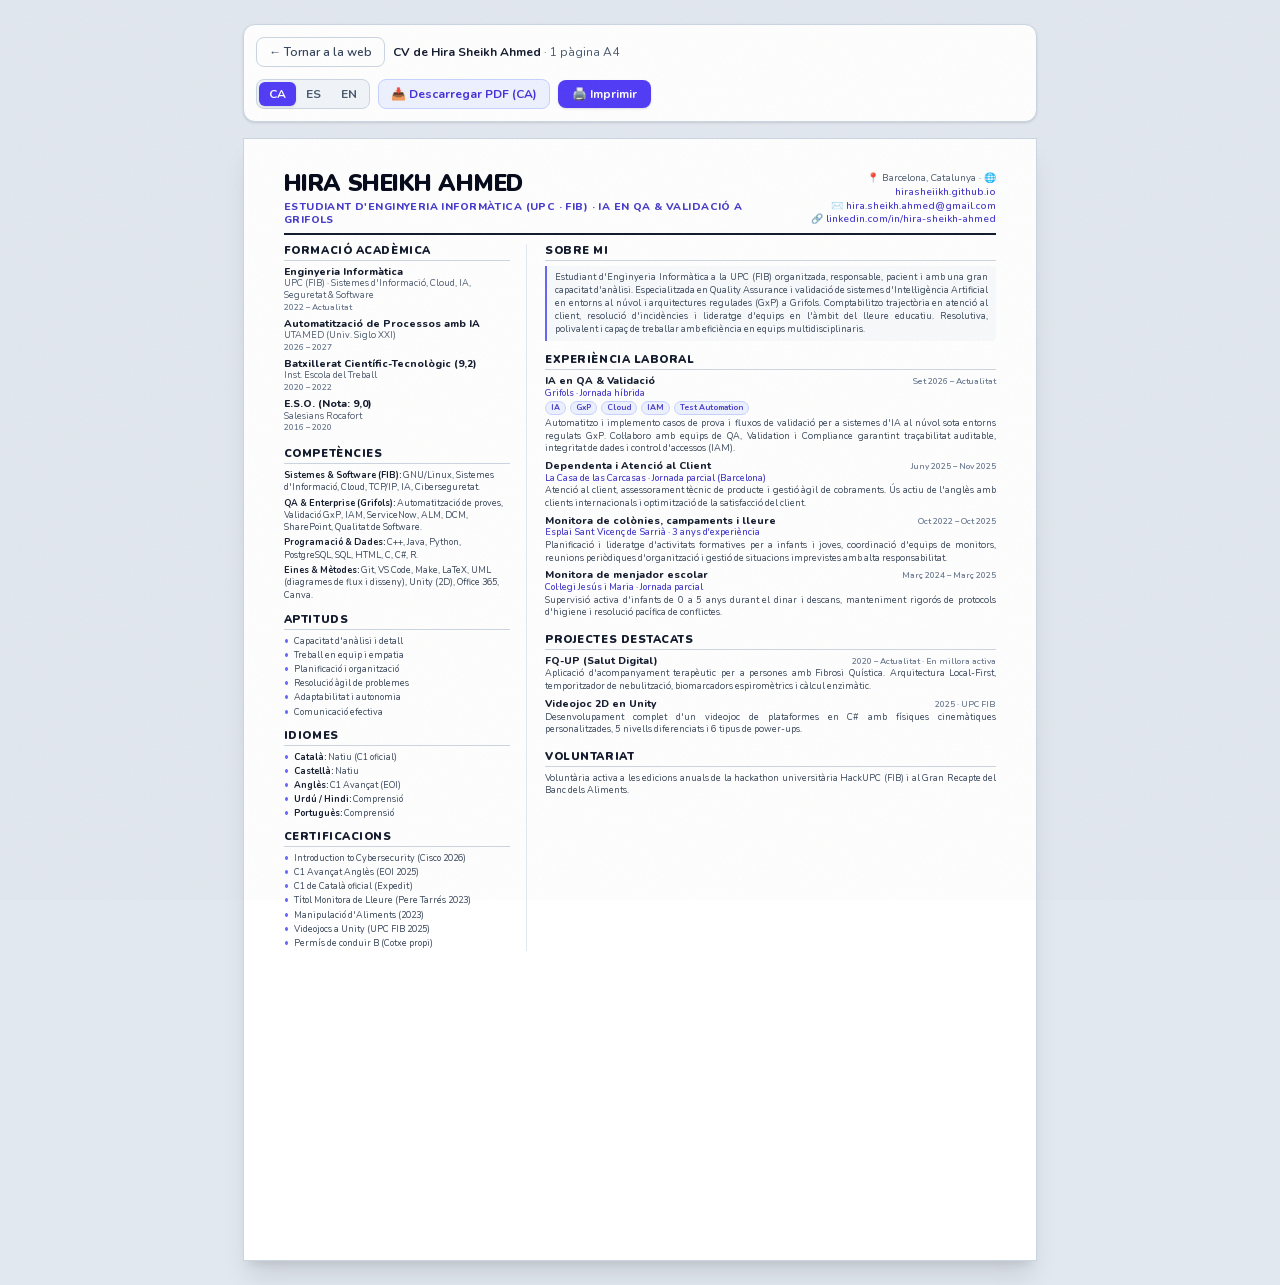
<file: cv.html>
<!DOCTYPE html><html lang="ca" data-theme="dark" class="tO76AW_variable"><head><meta charSet="utf-8"/><meta name="viewport" content="width=device-width, initial-scale=1"/><link rel="preload" href="/_next/static/media/29e2a75af8e45044-s.p.2kjei9psvcorz.woff2" as="font" crossorigin="" type="font/woff2"/><link rel="stylesheet" href="/_next/static/chunks/2umo2y6f7f9hi.css" data-precedence="next"/><link rel="preload" as="script" fetchPriority="low" href="/_next/static/chunks/0j1we3cwg31qe.js"/><script src="/_next/static/chunks/1cuyxw6v18rxx.js" async=""></script><script src="/_next/static/chunks/39_j1bdzreq0m.js" async=""></script><script src="/_next/static/chunks/turbopack-2u1d16houkiyo.js" async=""></script><script src="/_next/static/chunks/1ua2kfq9s-me6.js" async=""></script><script src="/_next/static/chunks/24fte667ks0ba.js" async=""></script><meta name="next-size-adjust" content=""/><title>Hira Sheikh</title><meta name="description" content="Informatics Engineering student, QA &amp; Validation in AI, Barcelona"/><link rel="icon" href="/favicon.ico?favicon.117ezoe8m31dk.ico" sizes="48x48" type="image/x-icon"/><script src="/_next/static/chunks/0cz1d0mv5g_q7.js" noModule=""></script></head><body><div hidden=""><!--$--><!--/$--></div><div data-theme="light" class="bg-white text-neutral-900 min-h-screen"><div class="min-h-screen bg-slate-200 py-6 px-4 print:p-0 print:m-0 print:bg-white text-slate-900 font-sans antialiased"><style>
        @page {
          size: A4 portrait;
          margin: 0;
        }
        @media print {
          html, body {
            margin: 0 !important;
            padding: 0 !important;
            background: white !important;
            width: 210mm !important;
            height: 297mm !important;
            overflow: hidden !important;
          }
          .print-hidden {
            display: none !important;
          }
          .cv-page-container {
            border: none !important;
            box-shadow: none !important;
            padding: 8.5mm 10.5mm !important;
            margin: 0 !important;
            max-width: 210mm !important;
            width: 210mm !important;
            min-height: 297mm !important;
            max-height: 297mm !important;
            overflow: hidden !important;
            box-sizing: border-box !important;
          }
        }
      </style><div class="print-hidden max-w-[210mm] mx-auto mb-4 flex flex-wrap justify-between items-center gap-3 bg-white p-3 rounded-xl shadow-sm border border-slate-300"><div class="flex items-center gap-2"><a href="/" class="px-3 py-1.5 rounded-lg border border-slate-300 text-xs font-semibold text-slate-700 hover:bg-slate-50 transition-colors">← Tornar a la web</a><div class="text-xs text-slate-600 hidden sm:block"><strong class="text-slate-900">CV de Hira Sheikh Ahmed</strong> · 1 pàgina A4</div></div><div class="flex items-center gap-2"><div class="flex rounded-lg border border-slate-300 p-0.5 bg-slate-100 text-xs font-bold"><button type="button" class="px-2.5 py-1 rounded-md uppercase transition-all bg-indigo-600 text-white shadow-sm">ca</button><button type="button" class="px-2.5 py-1 rounded-md uppercase transition-all text-slate-600 hover:text-slate-900">es</button><button type="button" class="px-2.5 py-1 rounded-md uppercase transition-all text-slate-600 hover:text-slate-900">en</button></div><a href="/CV_Hira_Sheikh_Ahmed_ca.pdf" download="" class="px-3 py-1.5 rounded-lg bg-indigo-50 border border-indigo-200 text-xs font-bold text-indigo-700 hover:bg-indigo-100 transition-colors">📥 Descarregar PDF (<!-- -->CA<!-- -->)</a><button type="button" class="px-3.5 py-1.5 rounded-lg bg-indigo-600 text-xs font-bold text-white shadow hover:bg-indigo-700 transition-colors">🖨️ Imprimir</button></div></div><div class="cv-page-container max-w-[210mm] mx-auto bg-white p-7 md:p-8 shadow-xl border border-slate-300 box-border leading-tight" style="width:210mm;min-height:297mm;max-height:297mm;overflow:hidden;padding:8.5mm 10.5mm;box-sizing:border-box"><div style="border-bottom:2px solid #0f172a;padding-bottom:7px;margin-bottom:9px;display:flex;justify-content:space-between;align-items:flex-end"><div><h1 style="font-size:23px;font-weight:900;letter-spacing:-0.02em;color:#020617;text-transform:uppercase;line-height:1.1">HIRA SHEIKH AHMED</h1><div style="font-size:10.5px;font-weight:800;color:#4338ca;text-transform:uppercase;letter-spacing:0.04em;margin-top:3px">Estudiant d&#x27;Enginyeria Informàtica (UPC · FIB) · IA en QA &amp; Validació a Grifols</div></div><div style="text-align:right;font-size:9.8px;color:#475569;line-height:1.4"><div>📍 <!-- -->Barcelona, Catalunya<!-- --> · 🌐 <a href="https://hirasheiikh.github.io" style="color:#4338ca;text-decoration:none;font-weight:600">hirasheiikh.github.io</a></div><div>✉️ <a href="mailto:hira.sheikh.ahmed@gmail.com" style="color:#4338ca;text-decoration:none;font-weight:600">hira.sheikh.ahmed@gmail.com</a></div><div>🔗 <a href="https://www.linkedin.com/in/hira-sheikh-ahmed/" target="_blank" rel="noreferrer" style="color:#4338ca;text-decoration:none;font-weight:600">linkedin.com/in/hira-sheikh-ahmed</a></div></div></div><div style="display:flex;gap:18px"><div style="width:35%;display:flex;flex-direction:column;gap:9px;border-right:1px solid #e2e8f0;padding-right:16px"><div><div style="font-size:11px;font-weight:900;text-transform:uppercase;letter-spacing:0.05em;color:#0f172a;border-bottom:1.5px solid #cbd5e1;padding-bottom:2px;margin-bottom:5px">Formació acadèmica</div><div style="margin-bottom:5px"><div style="font-size:10.2px;font-weight:800;color:#0f172a">Enginyeria Informàtica</div><div style="font-size:9.2px;color:#475569;line-height:1.28">UPC (FIB) · Sistemes d&#x27;Informació, Cloud, IA, Seguretat &amp; Software</div><div style="font-size:8.5px;font-weight:600;color:#64748b">2022 – Actualitat</div></div><div style="margin-bottom:5px"><div style="font-size:10.2px;font-weight:800;color:#0f172a">Automatització de Processos amb IA</div><div style="font-size:9.2px;color:#475569;line-height:1.28">UTAMED (Univ. Siglo XXI)</div><div style="font-size:8.5px;font-weight:600;color:#64748b">2026 – 2027</div></div><div style="margin-bottom:5px"><div style="font-size:10.2px;font-weight:800;color:#0f172a">Batxillerat Científic-Tecnològic (9,2)</div><div style="font-size:9.2px;color:#475569;line-height:1.28">Inst. Escola del Treball</div><div style="font-size:8.5px;font-weight:600;color:#64748b">2020 – 2022</div></div><div style="margin-bottom:5px"><div style="font-size:10.2px;font-weight:800;color:#0f172a">E.S.O. (Nota: 9,0)</div><div style="font-size:9.2px;color:#475569;line-height:1.28">Salesians Rocafort</div><div style="font-size:8.5px;font-weight:600;color:#64748b">2016 – 2020</div></div></div><div><div style="font-size:11px;font-weight:900;text-transform:uppercase;letter-spacing:0.05em;color:#0f172a;border-bottom:1.5px solid #cbd5e1;padding-bottom:2px;margin-bottom:5px">Competències</div><div style="font-size:9px;line-height:1.35;color:#334155"><p style="margin-bottom:3.5px"><strong style="color:#0f172a">Sistemes &amp; Software (FIB)<!-- -->:</strong> <!-- -->GNU/Linux, Sistemes d&#x27;Informació, Cloud, TCP/IP, IA, Ciberseguretat.</p><p style="margin-bottom:3.5px"><strong style="color:#0f172a">QA &amp; Enterprise (Grifols)<!-- -->:</strong> <!-- -->Automatització de proves, Validació GxP, IAM, ServiceNow, ALM, DCM, SharePoint, Qualitat de Software.</p><p style="margin-bottom:3.5px"><strong style="color:#0f172a">Programació &amp; Dades<!-- -->:</strong> <!-- -->C++, Java, Python, PostgreSQL, SQL, HTML, C, C#, R.</p><p style="margin-bottom:3.5px"><strong style="color:#0f172a">Eines &amp; Mètodes<!-- -->:</strong> <!-- -->Git, VS Code, Make, LaTeX, UML (diagrames de flux i disseny), Unity (2D), Office 365, Canva.</p></div></div><div><div style="font-size:11px;font-weight:900;text-transform:uppercase;letter-spacing:0.05em;color:#0f172a;border-bottom:1.5px solid #cbd5e1;padding-bottom:2px;margin-bottom:5px">Aptituds</div><ul style="list-style:none;padding-left:0"><li style="font-size:9px;color:#334155;line-height:1.35;position:relative;padding-left:10px;margin-bottom:2px"><span style="position:absolute;left:0;color:#6366f1;font-weight:bold">•</span>Capacitat d&#x27;anàlisi i detall</li><li style="font-size:9px;color:#334155;line-height:1.35;position:relative;padding-left:10px;margin-bottom:2px"><span style="position:absolute;left:0;color:#6366f1;font-weight:bold">•</span>Treball en equip i empatia</li><li style="font-size:9px;color:#334155;line-height:1.35;position:relative;padding-left:10px;margin-bottom:2px"><span style="position:absolute;left:0;color:#6366f1;font-weight:bold">•</span>Planificació i organització</li><li style="font-size:9px;color:#334155;line-height:1.35;position:relative;padding-left:10px;margin-bottom:2px"><span style="position:absolute;left:0;color:#6366f1;font-weight:bold">•</span>Resolució àgil de problemes</li><li style="font-size:9px;color:#334155;line-height:1.35;position:relative;padding-left:10px;margin-bottom:2px"><span style="position:absolute;left:0;color:#6366f1;font-weight:bold">•</span>Adaptabilitat i autonomia</li><li style="font-size:9px;color:#334155;line-height:1.35;position:relative;padding-left:10px;margin-bottom:2px"><span style="position:absolute;left:0;color:#6366f1;font-weight:bold">•</span>Comunicació efectiva</li></ul></div><div><div style="font-size:11px;font-weight:900;text-transform:uppercase;letter-spacing:0.05em;color:#0f172a;border-bottom:1.5px solid #cbd5e1;padding-bottom:2px;margin-bottom:5px">Idiomes</div><ul style="list-style:none;padding-left:0"><li style="font-size:9px;color:#334155;line-height:1.35;position:relative;padding-left:10px;margin-bottom:2px"><span style="position:absolute;left:0;color:#6366f1;font-weight:bold">•</span><strong style="color:#0f172a">Català<!-- -->:</strong> <!-- -->Natiu (C1 oficial)</li><li style="font-size:9px;color:#334155;line-height:1.35;position:relative;padding-left:10px;margin-bottom:2px"><span style="position:absolute;left:0;color:#6366f1;font-weight:bold">•</span><strong style="color:#0f172a">Castellà<!-- -->:</strong> <!-- -->Natiu</li><li style="font-size:9px;color:#334155;line-height:1.35;position:relative;padding-left:10px;margin-bottom:2px"><span style="position:absolute;left:0;color:#6366f1;font-weight:bold">•</span><strong style="color:#0f172a">Anglès<!-- -->:</strong> <!-- -->C1 Avançat (EOI)</li><li style="font-size:9px;color:#334155;line-height:1.35;position:relative;padding-left:10px;margin-bottom:2px"><span style="position:absolute;left:0;color:#6366f1;font-weight:bold">•</span><strong style="color:#0f172a">Urdú / Hindi<!-- -->:</strong> <!-- -->Comprensió</li><li style="font-size:9px;color:#334155;line-height:1.35;position:relative;padding-left:10px;margin-bottom:2px"><span style="position:absolute;left:0;color:#6366f1;font-weight:bold">•</span><strong style="color:#0f172a">Portuguès<!-- -->:</strong> <!-- -->Comprensió</li></ul></div><div><div style="font-size:11px;font-weight:900;text-transform:uppercase;letter-spacing:0.05em;color:#0f172a;border-bottom:1.5px solid #cbd5e1;padding-bottom:2px;margin-bottom:5px">Certificacions</div><ul style="list-style:none;padding-left:0"><li style="font-size:9px;color:#334155;line-height:1.35;position:relative;padding-left:10px;margin-bottom:2px"><span style="position:absolute;left:0;color:#6366f1;font-weight:bold">•</span>Introduction to Cybersecurity (Cisco 2026)</li><li style="font-size:9px;color:#334155;line-height:1.35;position:relative;padding-left:10px;margin-bottom:2px"><span style="position:absolute;left:0;color:#6366f1;font-weight:bold">•</span>C1 Avançat Anglès (EOI 2025)</li><li style="font-size:9px;color:#334155;line-height:1.35;position:relative;padding-left:10px;margin-bottom:2px"><span style="position:absolute;left:0;color:#6366f1;font-weight:bold">•</span>C1 de Català oficial (Expedit)</li><li style="font-size:9px;color:#334155;line-height:1.35;position:relative;padding-left:10px;margin-bottom:2px"><span style="position:absolute;left:0;color:#6366f1;font-weight:bold">•</span>Títol Monitora de Lleure (Pere Tarrés 2023)</li><li style="font-size:9px;color:#334155;line-height:1.35;position:relative;padding-left:10px;margin-bottom:2px"><span style="position:absolute;left:0;color:#6366f1;font-weight:bold">•</span>Manipulació d&#x27;Aliments (2023)</li><li style="font-size:9px;color:#334155;line-height:1.35;position:relative;padding-left:10px;margin-bottom:2px"><span style="position:absolute;left:0;color:#6366f1;font-weight:bold">•</span>Videojocs a Unity (UPC FIB 2025)</li><li style="font-size:9px;color:#334155;line-height:1.35;position:relative;padding-left:10px;margin-bottom:2px"><span style="position:absolute;left:0;color:#6366f1;font-weight:bold">•</span>Permís de conduir B (Cotxe propi)</li></ul></div></div><div style="width:65%;display:flex;flex-direction:column;gap:9px"><div><div style="font-size:11px;font-weight:900;text-transform:uppercase;letter-spacing:0.05em;color:#0f172a;border-bottom:1.5px solid #cbd5e1;padding-bottom:2px;margin-bottom:5px">Sobre mi</div><div style="font-size:9.2px;line-height:1.42;color:#334155;text-align:justify;background:#f8fafc;border-left:2.5px solid #6366f1;padding:5px 8px;margin-bottom:3px;border-radius:0 4px 4px 0">Estudiant d&#x27;Enginyeria Informàtica a la UPC (FIB) organitzada, responsable, pacient i amb una gran capacitat d&#x27;anàlisi. Especialitzada en Quality Assurance i validació de sistemes d&#x27;Intel·ligència Artificial en entorns al núvol i arquitectures regulades (GxP) a Grifols. Comptabilitzo trajectòria en atenció al client, resolució d&#x27;incidències i lideratge d&#x27;equips en l&#x27;àmbit del lleure educatiu. Resolutiva, polivalent i capaç de treballar amb eficiència en equips multidisciplinaris.</div></div><div><div style="font-size:11px;font-weight:900;text-transform:uppercase;letter-spacing:0.05em;color:#0f172a;border-bottom:1.5px solid #cbd5e1;padding-bottom:2px;margin-bottom:5px">Experiència Laboral</div><div style="margin-bottom:5px"><div style="display:flex;justify-content:space-between;align-items:baseline"><span style="font-size:10.2px;font-weight:800;color:#0f172a">IA en QA &amp; Validació</span><span style="font-size:8.5px;font-weight:600;color:#64748b">Set 2026 – Actualitat</span></div><div style="font-size:9.2px;color:#4338ca;font-weight:600">Grifols · Jornada híbrida</div><div style="display:flex;gap:4px;margin:2px 0"><span style="font-size:8px;font-weight:700;background:#eef2ff;color:#4338ca;padding:1px 5px;border-radius:9999px;border:1px solid #c7d2fe">IA</span><span style="font-size:8px;font-weight:700;background:#eef2ff;color:#4338ca;padding:1px 5px;border-radius:9999px;border:1px solid #c7d2fe">GxP</span><span style="font-size:8px;font-weight:700;background:#eef2ff;color:#4338ca;padding:1px 5px;border-radius:9999px;border:1px solid #c7d2fe">Cloud</span><span style="font-size:8px;font-weight:700;background:#eef2ff;color:#4338ca;padding:1px 5px;border-radius:9999px;border:1px solid #c7d2fe">IAM</span><span style="font-size:8px;font-weight:700;background:#eef2ff;color:#4338ca;padding:1px 5px;border-radius:9999px;border:1px solid #c7d2fe">Test Automation</span></div><div style="font-size:9.2px;color:#334155;line-height:1.38;text-align:justify">Automatitzo i implemento casos de prova i fluxos de validació per a sistemes d&#x27;IA al núvol sota entorns regulats GxP. Col·laboro amb equips de QA, Validation i Compliance garantint traçabilitat auditable, integritat de dades i control d&#x27;accessos (IAM).</div></div><div style="margin-bottom:5px"><div style="display:flex;justify-content:space-between;align-items:baseline"><span style="font-size:10.2px;font-weight:800;color:#0f172a">Dependenta i Atenció al Client</span><span style="font-size:8.5px;font-weight:600;color:#64748b">Juny 2025 – Nov 2025</span></div><div style="font-size:9.2px;color:#4338ca;font-weight:600">La Casa de las Carcasas · Jornada parcial (Barcelona)</div><div style="font-size:9.2px;color:#334155;line-height:1.38;text-align:justify">Atenció al client, assessorament tècnic de producte i gestió àgil de cobraments. Ús actiu de l&#x27;anglès amb clients internacionals i optimització de la satisfacció del client.</div></div><div style="margin-bottom:5px"><div style="display:flex;justify-content:space-between;align-items:baseline"><span style="font-size:10.2px;font-weight:800;color:#0f172a">Monitora de colònies, campaments i lleure</span><span style="font-size:8.5px;font-weight:600;color:#64748b">Oct 2022 – Oct 2025</span></div><div style="font-size:9.2px;color:#4338ca;font-weight:600">Esplai Sant Vicenç de Sarrià · 3 anys d&#x27;experiència</div><div style="font-size:9.2px;color:#334155;line-height:1.38;text-align:justify">Planificació i lideratge d&#x27;activitats formatives per a infants i joves, coordinació d&#x27;equips de monitors, reunions periòdiques d&#x27;organització i gestió de situacions imprevistes amb alta responsabilitat.</div></div><div style="margin-bottom:5px"><div style="display:flex;justify-content:space-between;align-items:baseline"><span style="font-size:10.2px;font-weight:800;color:#0f172a">Monitora de menjador escolar</span><span style="font-size:8.5px;font-weight:600;color:#64748b">Març 2024 – Març 2025</span></div><div style="font-size:9.2px;color:#4338ca;font-weight:600">Col·legi Jesús i Maria · Jornada parcial</div><div style="font-size:9.2px;color:#334155;line-height:1.38;text-align:justify">Supervisió activa d&#x27;infants de 0 a 5 anys durant el dinar i descans, manteniment rigorós de protocols d&#x27;higiene i resolució pacífica de conflictes.</div></div></div><div><div style="font-size:11px;font-weight:900;text-transform:uppercase;letter-spacing:0.05em;color:#0f172a;border-bottom:1.5px solid #cbd5e1;padding-bottom:2px;margin-bottom:5px">Projectes Destacats</div><div style="margin-bottom:5px"><div style="display:flex;justify-content:space-between;align-items:baseline"><span style="font-size:10.2px;font-weight:800;color:#0f172a">FQ-UP (Salut Digital)</span><span style="font-size:8.5px;font-weight:600;color:#64748b">2020 – Actualitat · En millora activa</span></div><div style="font-size:9.2px;color:#334155;line-height:1.38;text-align:justify">Aplicació d&#x27;acompanyament terapèutic per a persones amb Fibrosi Quística. Arquitectura Local-First, temporitzador de nebulització, biomarcadors espiromètrics i càlcul enzimàtic.</div></div><div style="margin-bottom:5px"><div style="display:flex;justify-content:space-between;align-items:baseline"><span style="font-size:10.2px;font-weight:800;color:#0f172a">Videojoc 2D en Unity</span><span style="font-size:8.5px;font-weight:600;color:#64748b">2025 · UPC FIB</span></div><div style="font-size:9.2px;color:#334155;line-height:1.38;text-align:justify">Desenvolupament complet d&#x27;un videojoc de plataformes en C# amb físiques cinemàtiques personalitzades, 5 nivells diferenciats i 6 tipus de power-ups.</div></div></div><div><div style="font-size:11px;font-weight:900;text-transform:uppercase;letter-spacing:0.05em;color:#0f172a;border-bottom:1.5px solid #cbd5e1;padding-bottom:2px;margin-bottom:5px">Voluntariat</div><div style="font-size:9.2px;color:#334155;line-height:1.38;text-align:justify">Voluntària activa a les edicions anuals de la hackathon universitària HackUPC (FIB) i al Gran Recapte del Banc dels Aliments.</div></div></div></div></div></div><!--$--><!--/$--></div><script id="_R_">(globalThis["TURBOPACK"] || (globalThis["TURBOPACK"] = [])).push({"otherChunks":["static/chunks/0j1we3cwg31qe.js","static/chunks/1cuyxw6v18rxx.js","static/chunks/39_j1bdzreq0m.js"],"runtimeModuleIds":[94553]});</script><script src="/_next/static/chunks/0j1we3cwg31qe.js" async=""></script><script>(self.__next_f=self.__next_f||[]).push([0])</script><script>self.__next_f.push([1,"1:\"$Sreact.fragment\"\n2:\"/_next/static/chunks/1ua2kfq9s-me6.js\"\n3:I[39756,[\"$2\"],\"default\"]\n4:I[37457,[\"$2\"],\"default\"]\n7:I[47257,[\"$2\"],\"ClientPageRoot\"]\n8:\"/_next/static/chunks/24fte667ks0ba.js\"\n9:I[87939,[\"$2\",\"$8\"],\"default\"]\nc:I[97367,[\"$2\"],\"OutletBoundary\"]\nd:\"$Sreact.suspense\"\nf:\"ViewportBoundary\"\n10:I[97367,[\"$2\"],\"$f\"]\n12:\"MetadataBoundary\"\n13:I[97367,[\"$2\"],\"$12\"]\n15:I[68027,[\"$2\"],\"default\",1]\n:HL[\"/_next/static/chunks/2umo2y6f7f9hi.css\",\"style\"]\n:HL[\"/_next/static/media/29e2a75af8e45044-s.p.2kjei9psvcorz.woff2\",\"font\",{\"crossOrigin\":\"\",\"type\":\"font/woff2\"}]\n6:[[\"children\",{\"s\":\"__PAGE__\",\"h\":512,\"d\":{\"r\":[\"$\",\"$1\",\"c\",{\"children\":[[\"$\",\"$L7\",null,{\"Component\":\"$9\",\"serverProvidedParams\":{\"searchParams\":{},\"params\":{},\"promises\":[\"$@a\",\"$@b\"]}}],[[\"$\",\"script\",\"script-0\",{\"src\":\"/_next/static/chunks/24fte667ks0ba.js\",\"async\":true,\"nonce\":\"$undefined\"}]],[\"$\",\"$Lc\",null,{\"children\":[\"$\",\"$d\",null,{\"name\":\"Next.MetadataOutlet\",\"children\":\"$@e\"}]}]]}],\"p\":false,\"v\":null}}]]\n5:[[\"children\",{\"s\":\"cv\",\"h\":512,\"d\":{\"r\":[\"$\",\"$1\",\"c\",{\"children\":[null,[\"$\",\"div\",null,{\"data-theme\":\"light\",\"className\":\"bg-white text-neutral-900 min-h-screen\",\"children\":[\"$\",\"$L3\",null,{\"parallelRouterKey\":\"children\",\"error\":\"$undefined\",\"errorStyles\":\"$undefined\",\"errorScripts\":\"$undefined\",\"template\":[\"$\",\"$L4\",null,{}],\"templateStyles\":\"$undefined\",\"templateScripts\":\"$undefined\",\"notFound\":\"$undefined\",\"forbidden\":\"$undefined\",\"unauthorized\":\"$undefined\"}]}]]}],\"p\":false,\"v\":null},\"c\":\"$Q6\"}]]\n"])</script><script>self.__next_f.push([1,"0:{\"P\":null,\"c\":[\"\",\"cv\"],\"q\":\"\",\"i\":false,\"t\":{\"t\":{\"s\":\"\",\"h\":528,\"d\":{\"r\":[\"$\",\"$1\",\"c\",{\"children\":[[[\"$\",\"link\",\"0\",{\"rel\":\"stylesheet\",\"href\":\"/_next/static/chunks/2umo2y6f7f9hi.css\",\"precedence\":\"next\",\"crossOrigin\":\"$undefined\",\"nonce\":\"$undefined\"}],[\"$\",\"script\",\"script-0\",{\"src\":\"/_next/static/chunks/1ua2kfq9s-me6.js\",\"async\":true,\"nonce\":\"$undefined\"}]],[\"$\",\"html\",null,{\"lang\":\"ca\",\"data-theme\":\"dark\",\"className\":\"tO76AW_variable\",\"suppressHydrationWarning\":true,\"children\":[\"$\",\"body\",null,{\"children\":[\"$\",\"$L3\",null,{\"parallelRouterKey\":\"children\",\"error\":\"$undefined\",\"errorStyles\":\"$undefined\",\"errorScripts\":\"$undefined\",\"template\":[\"$\",\"$L4\",null,{}],\"templateStyles\":\"$undefined\",\"templateScripts\":\"$undefined\",\"notFound\":[[[\"$\",\"title\",null,{\"children\":\"404: This page could not be found.\"}],[\"$\",\"div\",null,{\"style\":{\"fontFamily\":\"system-ui,\\\"Segoe UI\\\",Roboto,Helvetica,Arial,sans-serif,\\\"Apple Color Emoji\\\",\\\"Segoe UI Emoji\\\"\",\"height\":\"100vh\",\"textAlign\":\"center\",\"display\":\"flex\",\"flexDirection\":\"column\",\"alignItems\":\"center\",\"justifyContent\":\"center\"},\"children\":[\"$\",\"div\",null,{\"children\":[[\"$\",\"style\",null,{\"dangerouslySetInnerHTML\":{\"__html\":\"body{color:#000;background:#fff;margin:0}.next-error-h1{border-right:1px solid rgba(0,0,0,.3)}@media (prefers-color-scheme:dark){body{color:#fff;background:#000}.next-error-h1{border-right:1px solid rgba(255,255,255,.3)}}\"}}],[\"$\",\"h1\",null,{\"className\":\"next-error-h1\",\"style\":{\"display\":\"inline-block\",\"margin\":\"0 20px 0 0\",\"padding\":\"0 23px 0 0\",\"fontSize\":24,\"fontWeight\":500,\"verticalAlign\":\"top\",\"lineHeight\":\"49px\"},\"children\":404}],[\"$\",\"div\",null,{\"style\":{\"display\":\"inline-block\"},\"children\":[\"$\",\"h2\",null,{\"style\":{\"fontSize\":14,\"fontWeight\":400,\"lineHeight\":\"49px\",\"margin\":0},\"children\":\"This page could not be found.\"}]}]]}]}]],[]],\"forbidden\":\"$undefined\",\"unauthorized\":\"$undefined\"}]}]}]]}],\"p\":false,\"v\":null},\"c\":\"$Q5\"},\"h\":{\"r\":[\"$\",\"$1\",\"h\",{\"children\":[null,[\"$\",\"$L10\",null,{\"children\":\"$L11\"}],[\"$\",\"$L13\",null,{\"children\":[[\"$\",\"div\",null,{\"hidden\":true,\"children\":[\"$\",\"$d\",null,{\"name\":\"Next.Metadata\",\"children\":\"$L14\"}]}],null]}],[\"$\",\"meta\",null,{\"name\":\"next-size-adjust\",\"content\":\"\"}]]}],\"p\":false,\"v\":null}},\"m\":\"$undefined\",\"G\":[\"$15\",[[\"$\",\"link\",\"0\",{\"rel\":\"stylesheet\",\"href\":\"/_next/static/chunks/2umo2y6f7f9hi.css\",\"precedence\":\"next\",\"crossOrigin\":\"$undefined\",\"nonce\":\"$undefined\"}]]],\"S\":true,\"r\":\"$undefined\",\"s\":\"$undefined\",\"a\":\"$undefined\",\"l\":\"$undefined\",\"p\":\"$undefined\",\"d\":\"$undefined\",\"b\":\"is9IpCVHtWbcOUEryYJ-c\"}\n"])</script><script>self.__next_f.push([1,"a:{}\nb:\"$6:0:1:d:r:props:children:0:props:serverProvidedParams:params\"\n"])</script><script>self.__next_f.push([1,"11:[[\"$\",\"meta\",\"0\",{\"charSet\":\"utf-8\"}],[\"$\",\"meta\",\"1\",{\"name\":\"viewport\",\"content\":\"width=device-width, initial-scale=1\"}]]\n"])</script><script>self.__next_f.push([1,"16:I[27201,[\"$2\"],\"IconMark\"]\ne:null\n14:[[\"$\",\"title\",\"0\",{\"children\":\"Hira Sheikh\"}],[\"$\",\"meta\",\"1\",{\"name\":\"description\",\"content\":\"Informatics Engineering student, QA \u0026 Validation in AI, Barcelona\"}],[\"$\",\"link\",\"2\",{\"rel\":\"icon\",\"href\":\"/favicon.ico?favicon.117ezoe8m31dk.ico\",\"sizes\":\"48x48\",\"type\":\"image/x-icon\"}],[\"$\",\"$L16\",\"3\",{}]]\n"])</script></body></html>
</file>
<file: _next/static/chunks/2umo2y6f7f9hi.css>
@font-face{font-family:Nunito;font-style:normal;font-weight:200 1000;font-display:swap;src:url(../media/e27b85d01cb4b1af-s.1zkvd_innyig_.woff2)format("woff2");unicode-range:U+460-52F,U+1C80-1C8A,U+20B4,U+2DE0-2DFF,U+A640-A69F,U+FE2E-FE2F}@font-face{font-family:Nunito;font-style:normal;font-weight:200 1000;font-display:swap;src:url(../media/10e5db483fb7b6ef-s.2c8-7nzo1jf9r.woff2)format("woff2");unicode-range:U+301,U+400-45F,U+490-491,U+4B0-4B1,U+2116}@font-face{font-family:Nunito;font-style:normal;font-weight:200 1000;font-display:swap;src:url(../media/01a1b57b2e0cef27-s.1vcas2uk12q5a.woff2)format("woff2");unicode-range:U+102-103,U+110-111,U+128-129,U+168-169,U+1A0-1A1,U+1AF-1B0,U+300-301,U+303-304,U+308-309,U+323,U+329,U+1EA0-1EF9,U+20AB}@font-face{font-family:Nunito;font-style:normal;font-weight:200 1000;font-display:swap;src:url(../media/648e19a466ec92f1-s.2demiz2t05dx4.woff2)format("woff2");unicode-range:U+100-2BA,U+2BD-2C5,U+2C7-2CC,U+2CE-2D7,U+2DD-2FF,U+304,U+308,U+329,U+1D00-1DBF,U+1E00-1E9F,U+1EF2-1EFF,U+2020,U+20A0-20AB,U+20AD-20C4,U+2113,U+2C60-2C7F,U+A720-A7FF}@font-face{font-family:Nunito;font-style:normal;font-weight:200 1000;font-display:swap;src:url(../media/29e2a75af8e45044-s.p.2kjei9psvcorz.woff2)format("woff2");unicode-range:U+??,U+131,U+152-153,U+2BB-2BC,U+2C6,U+2DA,U+2DC,U+304,U+308,U+329,U+2000-206F,U+20AC,U+2122,U+2191,U+2193,U+2212,U+2215,U+FEFF,U+FFFD}@font-face{font-family:Nunito Fallback;src:local(Arial);ascent-override:99.71%;descent-override:34.82%;line-gap-override:0.0%;size-adjust:101.39%}.tO76AW_className{font-family:Nunito,Nunito Fallback;font-style:normal}.tO76AW_variable{--font-sans:"Nunito", "Nunito Fallback"}
@layer properties{@supports (((-webkit-hyphens:none)) and (not (margin-trim:inline))) or ((-moz-orient:inline) and (not (color:rgb(from red r g b)))){*,:before,:after,::backdrop{--tw-translate-x:0;--tw-translate-y:0;--tw-translate-z:0;--tw-space-y-reverse:0;--tw-border-style:solid;--tw-gradient-position:initial;--tw-gradient-from:#0000;--tw-gradient-via:#0000;--tw-gradient-to:#0000;--tw-gradient-stops:initial;--tw-gradient-via-stops:initial;--tw-gradient-from-position:0%;--tw-gradient-via-position:50%;--tw-gradient-to-position:100%;--tw-leading:initial;--tw-font-weight:initial;--tw-tracking:initial;--tw-shadow:0 0 #0000;--tw-shadow-color:initial;--tw-shadow-alpha:100%;--tw-inset-shadow:0 0 #0000;--tw-inset-shadow-color:initial;--tw-inset-shadow-alpha:100%;--tw-ring-color:initial;--tw-ring-shadow:0 0 #0000;--tw-inset-ring-color:initial;--tw-inset-ring-shadow:0 0 #0000;--tw-ring-inset:initial;--tw-ring-offset-width:0px;--tw-ring-offset-color:#fff;--tw-ring-offset-shadow:0 0 #0000;--tw-blur:initial;--tw-brightness:initial;--tw-contrast:initial;--tw-grayscale:initial;--tw-hue-rotate:initial;--tw-invert:initial;--tw-opacity:initial;--tw-saturate:initial;--tw-sepia:initial;--tw-drop-shadow:initial;--tw-drop-shadow-color:initial;--tw-drop-shadow-alpha:100%;--tw-drop-shadow-size:initial;--tw-backdrop-blur:initial;--tw-backdrop-brightness:initial;--tw-backdrop-contrast:initial;--tw-backdrop-grayscale:initial;--tw-backdrop-hue-rotate:initial;--tw-backdrop-invert:initial;--tw-backdrop-opacity:initial;--tw-backdrop-saturate:initial;--tw-backdrop-sepia:initial;--tw-duration:initial}}}@layer theme{:root,:host{--font-sans:-apple-system, BlinkMacSystemFont, "Segoe UI", Roboto, "Helvetica Neue", "Noto Sans", Arial, sans-serif, "Apple Color Emoji", "Segoe UI Emoji", "Segoe UI Symbol", "Noto Color Emoji";--font-mono:ui-monospace, SFMono-Regular, Menlo, Monaco, Consolas, "Liberation Mono", "Courier New", monospace;--color-amber-500:#f99c00;--color-emerald-400:#00d294;--color-emerald-500:#00bb7f;--color-indigo-50:#eef2ff;--color-indigo-100:#e0e7ff;--color-indigo-200:#c7d2ff;--color-indigo-600:#4f39f6;--color-indigo-700:#432dd7;--color-rose-500:#ff2357;--color-slate-50:#f8fafc;--color-slate-100:#f1f5f9;--color-slate-200:#e2e8f0;--color-slate-300:#cad5e2;--color-slate-600:#45556c;--color-slate-700:#314158;--color-slate-900:#0f172b;--color-neutral-900:#171717;--color-white:#fff;--spacing:.25rem;--container-md:28rem;--container-lg:32rem;--container-2xl:42rem;--container-4xl:56rem;--container-5xl:64rem;--container-6xl:72rem;--text-xs:.75rem;--text-xs--line-height:calc(1 / .75);--text-sm:.875rem;--text-sm--line-height:calc(1.25 / .875);--text-base:1rem;--text-base--line-height:calc(1.5 / 1);--text-lg:1.125rem;--text-lg--line-height:calc(1.75 / 1.125);--text-xl:1.25rem;--text-xl--line-height:calc(1.75 / 1.25);--text-2xl:1.5rem;--text-2xl--line-height:calc(2 / 1.5);--text-3xl:1.875rem;--text-3xl--line-height:calc(2.25 / 1.875);--text-4xl:2.25rem;--text-4xl--line-height:calc(2.5 / 2.25);--text-5xl:3rem;--text-5xl--line-height:1;--text-6xl:3.75rem;--text-6xl--line-height:1;--text-7xl:4.5rem;--text-7xl--line-height:1;--text-8xl:6rem;--text-8xl--line-height:1;--text-9xl:8rem;--text-9xl--line-height:1;--font-weight-medium:500;--font-weight-semibold:600;--font-weight-bold:700;--font-weight-extrabold:800;--font-weight-black:900;--tracking-tight:-.025em;--tracking-wider:.05em;--tracking-widest:.1em;--leading-tight:1.25;--leading-relaxed:1.625;--radius-md:.375rem;--radius-lg:.5rem;--radius-xl:.75rem;--radius-2xl:1rem;--animate-pulse:pulse 2s cubic-bezier(.4, 0, .6, 1) infinite;--blur-md:12px;--default-transition-duration:.15s;--default-transition-timing-function:cubic-bezier(.4, 0, .2, 1);--default-font-family:var(--font-sans);--default-mono-font-family:var(--font-mono)}@supports (color:lab(0% 0 0)){:root,:host{--color-amber-500:lab(72.7183% 31.8672 97.9407);--color-emerald-400:lab(75.0771% -60.7313 19.4146);--color-emerald-500:lab(66.9756% -58.27 19.5419);--color-indigo-50:lab(95.4818% .411302 -6.78529);--color-indigo-100:lab(91.6577% 1.04591 -12.7199);--color-indigo-200:lab(84.4329% 3.18974 -23.9688);--color-indigo-600:lab(38.4009% 52.6132 -92.3857);--color-indigo-700:lab(32.4486% 49.2217 -84.6695);--color-rose-500:lab(56.101% 79.4329 31.4532);--color-slate-50:lab(98.1434% -.369549 -1.05968);--color-slate-100:lab(96.286% -.852466 -2.46847);--color-slate-200:lab(91.7353% -.998765 -4.76968);--color-slate-300:lab(84.7652% -1.94535 -7.93337);--color-slate-600:lab(35.5623% -1.74978 -15.4316);--color-slate-700:lab(26.9569% -1.47018 -15.6993);--color-slate-900:lab(7.78673% 1.82346 -15.0537);--color-neutral-900:lab(7.78201% -.0000149012 0)}}}@layer base{*,:after,:before,::backdrop{box-sizing:border-box;border:0 solid;margin:0;padding:0}::file-selector-button{box-sizing:border-box;border:0 solid;margin:0;padding:0}html,:host{-webkit-text-size-adjust:100%;tab-size:4;line-height:1.5;font-family:var(--default-font-family,-apple-system, BlinkMacSystemFont, "Segoe UI", Roboto, "Helvetica Neue", "Noto Sans", Arial, sans-serif, "Apple Color Emoji", "Segoe UI Emoji", "Segoe UI Symbol", "Noto Color Emoji");font-feature-settings:var(--default-font-feature-settings,normal);font-variation-settings:var(--default-font-variation-settings,normal);-webkit-tap-highlight-color:transparent}hr{height:0;color:inherit;border-top-width:1px}abbr:where([title]){-webkit-text-decoration:underline dotted;text-decoration:underline dotted}h1,h2,h3,h4,h5,h6{font-size:inherit;font-weight:inherit}a{color:inherit;-webkit-text-decoration:inherit;-webkit-text-decoration:inherit;-webkit-text-decoration:inherit;-webkit-text-decoration:inherit;text-decoration:inherit}b,strong{font-weight:bolder}code,kbd,samp,pre{font-family:var(--default-mono-font-family,ui-monospace, SFMono-Regular, Menlo, Monaco, Consolas, "Liberation Mono", "Courier New", monospace);font-feature-settings:var(--default-mono-font-feature-settings,normal);font-variation-settings:var(--default-mono-font-variation-settings,normal);font-size:1em}small{font-size:80%}sub,sup{vertical-align:baseline;font-size:75%;line-height:0;position:relative}sub{bottom:-.25em}sup{top:-.5em}table{text-indent:0;border-color:inherit;border-collapse:collapse}:-moz-focusring:where(:not(iframe)){outline:auto}progress{vertical-align:baseline}summary{display:list-item}ol,ul,menu{list-style:none}img,svg,video,canvas,audio,iframe,embed,object{vertical-align:middle;display:block}img,video{max-width:100%;height:auto}button,input,select,optgroup,textarea{font:inherit;font-feature-settings:inherit;font-variation-settings:inherit;letter-spacing:inherit;color:inherit;opacity:1;background-color:#0000;border-radius:0}::file-selector-button{font:inherit;font-feature-settings:inherit;font-variation-settings:inherit;letter-spacing:inherit;color:inherit;opacity:1;background-color:#0000;border-radius:0}:where(select:is([multiple],[size])) optgroup{font-weight:bolder}:where(select:is([multiple],[size])) optgroup option{padding-inline-start:20px}::file-selector-button{margin-inline-end:4px}::placeholder{opacity:1}@supports (not ((-webkit-appearance:-apple-pay-button))) or (contain-intrinsic-size:1px){::placeholder{color:currentColor}@supports (color:color-mix(in lab, red, red)){::placeholder{color:color-mix(in oklab, currentcolor 50%, transparent)}}}textarea{resize:vertical}::-webkit-search-decoration{-webkit-appearance:none}::-webkit-date-and-time-value{min-height:1lh;text-align:inherit}::-webkit-datetime-edit{display:inline-flex}::-webkit-datetime-edit-fields-wrapper{padding:0}::-webkit-datetime-edit{padding-block:0}::-webkit-datetime-edit-year-field{padding-block:0}::-webkit-datetime-edit-month-field{padding-block:0}::-webkit-datetime-edit-day-field{padding-block:0}::-webkit-datetime-edit-hour-field{padding-block:0}::-webkit-datetime-edit-minute-field{padding-block:0}::-webkit-datetime-edit-second-field{padding-block:0}::-webkit-datetime-edit-millisecond-field{padding-block:0}::-webkit-datetime-edit-meridiem-field{padding-block:0}::-webkit-calendar-picker-indicator{line-height:1}:-moz-ui-invalid{box-shadow:none}button,input:where([type=button],[type=reset],[type=submit]){appearance:button}::file-selector-button{appearance:button}::-webkit-inner-spin-button{height:auto}::-webkit-outer-spin-button{height:auto}[hidden]:where(:not([hidden=until-found])){display:none!important}}@layer components;@layer utilities{.pointer-events-none{pointer-events:none}.visible{visibility:visible}.absolute{position:absolute}.fixed{position:fixed}.relative{position:relative}.inset-0{inset:0}.inset-x-\[-16px\]{inset-inline:-16px}.inset-y-0{inset-block:0}.top-0{top:0}.top-1\/2{top:50%}.top-\[6\%\]{top:6%}.right-\[-12\%\]{right:-12%}.bottom-5{bottom:calc(var(--spacing) * 5)}.-left-\[9px\]{left:-9px}.left-0{left:0}.left-1\/2{left:50%}.-z-0{z-index:calc(0 * -1)}.-z-10{z-index:calc(10 * -1)}.z-10{z-index:10}.z-20{z-index:20}.z-50{z-index:50}.z-\[90\]{z-index:90}.z-\[95\]{z-index:95}.z-\[99\]{z-index:99}.z-\[100\]{z-index:100}.mx-auto{margin-inline:auto}.mt-1{margin-top:var(--spacing)}.mt-1\.5{margin-top:calc(var(--spacing) * 1.5)}.mt-2{margin-top:calc(var(--spacing) * 2)}.mt-3{margin-top:calc(var(--spacing) * 3)}.mt-4{margin-top:calc(var(--spacing) * 4)}.mt-5{margin-top:calc(var(--spacing) * 5)}.mt-6{margin-top:calc(var(--spacing) * 6)}.mt-8{margin-top:calc(var(--spacing) * 8)}.mt-12{margin-top:calc(var(--spacing) * 12)}.mt-24{margin-top:calc(var(--spacing) * 24)}.mt-28{margin-top:calc(var(--spacing) * 28)}.mb-2\.5{margin-bottom:calc(var(--spacing) * 2.5)}.mb-3{margin-bottom:calc(var(--spacing) * 3)}.mb-4{margin-bottom:calc(var(--spacing) * 4)}.mb-5{margin-bottom:calc(var(--spacing) * 5)}.mb-8{margin-bottom:calc(var(--spacing) * 8)}.mb-12{margin-bottom:calc(var(--spacing) * 12)}.box-border{box-sizing:border-box}.block{display:block}.flex{display:flex}.grid{display:grid}.hidden{display:none}.inline-block{display:inline-block}.inline-flex{display:inline-flex}.h-1{height:var(--spacing)}.h-1\.5{height:calc(var(--spacing) * 1.5)}.h-2{height:calc(var(--spacing) * 2)}.h-3{height:calc(var(--spacing) * 3)}.h-3\.5{height:calc(var(--spacing) * 3.5)}.h-4{height:calc(var(--spacing) * 4)}.h-9{height:calc(var(--spacing) * 9)}.h-10{height:calc(var(--spacing) * 10)}.h-11{height:calc(var(--spacing) * 11)}.h-\[65vw\]{height:65vw}.h-\[72vw\]{height:72vw}.h-full{height:100%}.max-h-\[750px\]{max-height:750px}.max-h-\[920px\]{max-height:920px}.min-h-\[340px\]{min-height:340px}.min-h-screen{min-height:100vh}.w-1\.5{width:calc(var(--spacing) * 1.5)}.w-2{width:calc(var(--spacing) * 2)}.w-3{width:calc(var(--spacing) * 3)}.w-3\.5{width:calc(var(--spacing) * 3.5)}.w-4{width:calc(var(--spacing) * 4)}.w-9{width:calc(var(--spacing) * 9)}.w-10{width:calc(var(--spacing) * 10)}.w-11{width:calc(var(--spacing) * 11)}.w-72{width:calc(var(--spacing) * 72)}.w-\[65vw\]{width:65vw}.w-\[72vw\]{width:72vw}.w-full{width:100%}.w-max{width:max-content}.max-w-2xl{max-width:var(--container-2xl)}.max-w-4xl{max-width:var(--container-4xl)}.max-w-5xl{max-width:var(--container-5xl)}.max-w-6xl{max-width:var(--container-6xl)}.max-w-\[210mm\]{max-width:210mm}.max-w-\[750px\]{max-width:750px}.max-w-\[920px\]{max-width:920px}.max-w-lg{max-width:var(--container-lg)}.max-w-md{max-width:var(--container-md)}.flex-1{flex:1}.shrink-0{flex-shrink:0}.origin-left{transform-origin:0}.-translate-x-1\/2{--tw-translate-x:calc(calc(1 / 2 * 100%) * -1);translate:var(--tw-translate-x) var(--tw-translate-y)}.-translate-y-1\/2{--tw-translate-y:calc(calc(1 / 2 * 100%) * -1);translate:var(--tw-translate-x) var(--tw-translate-y)}.-rotate-1{rotate:-1deg}.animate-pulse{animation:var(--animate-pulse)}.resize{resize:both}.flex-col{flex-direction:column}.flex-wrap{flex-wrap:wrap}.place-items-center{place-items:center}.items-baseline{align-items:baseline}.items-center{align-items:center}.items-start{align-items:flex-start}.justify-between{justify-content:space-between}.justify-center{justify-content:center}.gap-1{gap:var(--spacing)}.gap-1\.5{gap:calc(var(--spacing) * 1.5)}.gap-2{gap:calc(var(--spacing) * 2)}.gap-3{gap:calc(var(--spacing) * 3)}.gap-3\.5{gap:calc(var(--spacing) * 3.5)}.gap-4{gap:calc(var(--spacing) * 4)}.gap-6{gap:calc(var(--spacing) * 6)}.gap-8{gap:calc(var(--spacing) * 8)}.gap-12{gap:calc(var(--spacing) * 12)}.gap-14{gap:calc(var(--spacing) * 14)}:where(.space-y-2\.5>:not(:last-child)){--tw-space-y-reverse:0;margin-block-start:calc(calc(var(--spacing) * 2.5) * var(--tw-space-y-reverse));margin-block-end:calc(calc(var(--spacing) * 2.5) * calc(1 - var(--tw-space-y-reverse)))}:where(.space-y-3>:not(:last-child)){--tw-space-y-reverse:0;margin-block-start:calc(calc(var(--spacing) * 3) * var(--tw-space-y-reverse));margin-block-end:calc(calc(var(--spacing) * 3) * calc(1 - var(--tw-space-y-reverse)))}:where(.space-y-4>:not(:last-child)){--tw-space-y-reverse:0;margin-block-start:calc(calc(var(--spacing) * 4) * var(--tw-space-y-reverse));margin-block-end:calc(calc(var(--spacing) * 4) * calc(1 - var(--tw-space-y-reverse)))}:where(.space-y-5>:not(:last-child)){--tw-space-y-reverse:0;margin-block-start:calc(calc(var(--spacing) * 5) * var(--tw-space-y-reverse));margin-block-end:calc(calc(var(--spacing) * 5) * calc(1 - var(--tw-space-y-reverse)))}:where(.space-y-8>:not(:last-child)){--tw-space-y-reverse:0;margin-block-start:calc(calc(var(--spacing) * 8) * var(--tw-space-y-reverse));margin-block-end:calc(calc(var(--spacing) * 8) * calc(1 - var(--tw-space-y-reverse)))}:where(.space-y-10>:not(:last-child)){--tw-space-y-reverse:0;margin-block-start:calc(calc(var(--spacing) * 10) * var(--tw-space-y-reverse));margin-block-end:calc(calc(var(--spacing) * 10) * calc(1 - var(--tw-space-y-reverse)))}.overflow-hidden{overflow:hidden}.rounded-2xl{border-radius:var(--radius-2xl)}.rounded-full{border-radius:2147483647px}.rounded-lg{border-radius:var(--radius-lg)}.rounded-md{border-radius:var(--radius-md)}.rounded-xl{border-radius:var(--radius-xl)}.border{border-style:var(--tw-border-style);border-width:1px}.border-2{border-style:var(--tw-border-style);border-width:2px}.border-y{border-block-style:var(--tw-border-style);border-block-width:1px}.border-t{border-top-style:var(--tw-border-style);border-top-width:1px}.border-b{border-bottom-style:var(--tw-border-style);border-bottom-width:1px}.border-l-2{border-left-style:var(--tw-border-style);border-left-width:2px}.border-\[var\(--accent\)\]{border-color:var(--accent)}.border-\[var\(--line\)\],.border-\[var\(--line\)\]\/60{border-color:var(--line)}@supports (color:color-mix(in lab, red, red)){.border-\[var\(--line\)\]\/60{border-color:color-mix(in oklab, var(--line) 60%, transparent)}}.border-emerald-500\/30{border-color:#00bb7f4d}@supports (color:color-mix(in lab, red, red)){.border-emerald-500\/30{border-color:color-mix(in oklab, var(--color-emerald-500) 30%, transparent)}}.border-indigo-200{border-color:var(--color-indigo-200)}.border-slate-300{border-color:var(--color-slate-300)}.bg-\[\#6366F1\]{background-color:#6366f1}.bg-\[\#6366F1\]\/20{background-color:#6366f133;background-color:lab(49.0485% 30.3449 -71.8736/.2)}.bg-\[var\(--accent\)\]{background-color:var(--accent)}.bg-\[var\(--bg\)\],.bg-\[var\(--bg\)\]\/60{background-color:var(--bg)}@supports (color:color-mix(in lab, red, red)){.bg-\[var\(--bg\)\]\/60{background-color:color-mix(in oklab, var(--bg) 60%, transparent)}}.bg-\[var\(--card\)\],.bg-\[var\(--card\)\]\/80{background-color:var(--card)}@supports (color:color-mix(in lab, red, red)){.bg-\[var\(--card\)\]\/80{background-color:color-mix(in oklab, var(--card) 80%, transparent)}}.bg-\[var\(--card\)\]\/90{background-color:var(--card)}@supports (color:color-mix(in lab, red, red)){.bg-\[var\(--card\)\]\/90{background-color:color-mix(in oklab, var(--card) 90%, transparent)}}.bg-\[var\(--card\)\]\/95{background-color:var(--card)}@supports (color:color-mix(in lab, red, red)){.bg-\[var\(--card\)\]\/95{background-color:color-mix(in oklab, var(--card) 95%, transparent)}}.bg-\[var\(--line\)\]\/50{background-color:var(--line)}@supports (color:color-mix(in lab, red, red)){.bg-\[var\(--line\)\]\/50{background-color:color-mix(in oklab, var(--line) 50%, transparent)}}.bg-\[var\(--line\)\]\/60{background-color:var(--line)}@supports (color:color-mix(in lab, red, red)){.bg-\[var\(--line\)\]\/60{background-color:color-mix(in oklab, var(--line) 60%, transparent)}}.bg-amber-500\/80{background-color:#f99c00cc}@supports (color:color-mix(in lab, red, red)){.bg-amber-500\/80{background-color:color-mix(in oklab, var(--color-amber-500) 80%, transparent)}}.bg-emerald-400{background-color:var(--color-emerald-400)}.bg-emerald-500\/10{background-color:#00bb7f1a}@supports (color:color-mix(in lab, red, red)){.bg-emerald-500\/10{background-color:color-mix(in oklab, var(--color-emerald-500) 10%, transparent)}}.bg-emerald-500\/15{background-color:#00bb7f26}@supports (color:color-mix(in lab, red, red)){.bg-emerald-500\/15{background-color:color-mix(in oklab, var(--color-emerald-500) 15%, transparent)}}.bg-emerald-500\/80{background-color:#00bb7fcc}@supports (color:color-mix(in lab, red, red)){.bg-emerald-500\/80{background-color:color-mix(in oklab, var(--color-emerald-500) 80%, transparent)}}.bg-indigo-50{background-color:var(--color-indigo-50)}.bg-indigo-600{background-color:var(--color-indigo-600)}.bg-rose-500\/80{background-color:#ff2357cc}@supports (color:color-mix(in lab, red, red)){.bg-rose-500\/80{background-color:color-mix(in oklab, var(--color-rose-500) 80%, transparent)}}.bg-slate-100{background-color:var(--color-slate-100)}.bg-slate-200{background-color:var(--color-slate-200)}.bg-white{background-color:var(--color-white)}.bg-gradient-to-r{--tw-gradient-position:to right in oklab;background-image:linear-gradient(var(--tw-gradient-stops))}.bg-gradient-to-tr{--tw-gradient-position:to top right in oklab;background-image:linear-gradient(var(--tw-gradient-stops))}.from-\[\#3B82F6\]{--tw-gradient-from:#3b82f6;--tw-gradient-stops:var(--tw-gradient-via-stops,var(--tw-gradient-position), var(--tw-gradient-from) var(--tw-gradient-from-position), var(--tw-gradient-to) var(--tw-gradient-to-position))}.from-\[\#2563EB\]{--tw-gradient-from:#2563eb;--tw-gradient-stops:var(--tw-gradient-via-stops,var(--tw-gradient-position), var(--tw-gradient-from) var(--tw-gradient-from-position), var(--tw-gradient-to) var(--tw-gradient-to-position))}.via-\[\#6366F1\]{--tw-gradient-via:#6366f1;--tw-gradient-via-stops:var(--tw-gradient-position), var(--tw-gradient-from) var(--tw-gradient-from-position), var(--tw-gradient-via) var(--tw-gradient-via-position), var(--tw-gradient-to) var(--tw-gradient-to-position);--tw-gradient-stops:var(--tw-gradient-via-stops)}.via-\[\#A855F7\]{--tw-gradient-via:#a855f7;--tw-gradient-via-stops:var(--tw-gradient-position), var(--tw-gradient-from) var(--tw-gradient-from-position), var(--tw-gradient-via) var(--tw-gradient-via-position), var(--tw-gradient-to) var(--tw-gradient-to-position);--tw-gradient-stops:var(--tw-gradient-via-stops)}.to-\[\#A855F7\]{--tw-gradient-to:#a855f7;--tw-gradient-stops:var(--tw-gradient-via-stops,var(--tw-gradient-position), var(--tw-gradient-from) var(--tw-gradient-from-position), var(--tw-gradient-to) var(--tw-gradient-to-position))}.to-\[\#F472B6\]{--tw-gradient-to:#f472b6;--tw-gradient-stops:var(--tw-gradient-via-stops,var(--tw-gradient-position), var(--tw-gradient-from) var(--tw-gradient-from-position), var(--tw-gradient-to) var(--tw-gradient-to-position))}.p-0\.5{padding:calc(var(--spacing) * .5)}.p-1{padding:var(--spacing)}.p-1\.5{padding:calc(var(--spacing) * 1.5)}.p-3{padding:calc(var(--spacing) * 3)}.p-4{padding:calc(var(--spacing) * 4)}.p-5{padding:calc(var(--spacing) * 5)}.p-6{padding:calc(var(--spacing) * 6)}.p-7{padding:calc(var(--spacing) * 7)}.px-2\.5{padding-inline:calc(var(--spacing) * 2.5)}.px-3{padding-inline:calc(var(--spacing) * 3)}.px-3\.5{padding-inline:calc(var(--spacing) * 3.5)}.px-4{padding-inline:calc(var(--spacing) * 4)}.px-5{padding-inline:calc(var(--spacing) * 5)}.px-6{padding-inline:calc(var(--spacing) * 6)}.px-7{padding-inline:calc(var(--spacing) * 7)}.px-8{padding-inline:calc(var(--spacing) * 8)}.py-0\.5{padding-block:calc(var(--spacing) * .5)}.py-1{padding-block:var(--spacing)}.py-1\.5{padding-block:calc(var(--spacing) * 1.5)}.py-2{padding-block:calc(var(--spacing) * 2)}.py-3{padding-block:calc(var(--spacing) * 3)}.py-4{padding-block:calc(var(--spacing) * 4)}.py-6{padding-block:calc(var(--spacing) * 6)}.py-12{padding-block:calc(var(--spacing) * 12)}.py-28{padding-block:calc(var(--spacing) * 28)}.py-32{padding-block:calc(var(--spacing) * 32)}.pt-2{padding-top:calc(var(--spacing) * 2)}.pt-32{padding-top:calc(var(--spacing) * 32)}.pr-4{padding-right:calc(var(--spacing) * 4)}.pr-12{padding-right:calc(var(--spacing) * 12)}.pb-2\.5{padding-bottom:calc(var(--spacing) * 2.5)}.pb-4{padding-bottom:calc(var(--spacing) * 4)}.pb-6{padding-bottom:calc(var(--spacing) * 6)}.pb-20{padding-bottom:calc(var(--spacing) * 20)}.pb-40{padding-bottom:calc(var(--spacing) * 40)}.pl-2{padding-left:calc(var(--spacing) * 2)}.pl-8{padding-left:calc(var(--spacing) * 8)}.text-center{text-align:center}.text-left{text-align:left}.font-mono{font-family:var(--font-mono)}.font-sans{font-family:var(--font-sans)}.text-2xl{font-size:var(--text-2xl);line-height:var(--tw-leading,var(--text-2xl--line-height))}.text-3xl{font-size:var(--text-3xl);line-height:var(--tw-leading,var(--text-3xl--line-height))}.text-4xl{font-size:var(--text-4xl);line-height:var(--tw-leading,var(--text-4xl--line-height))}.text-5xl{font-size:var(--text-5xl);line-height:var(--tw-leading,var(--text-5xl--line-height))}.text-6xl{font-size:var(--text-6xl);line-height:var(--tw-leading,var(--text-6xl--line-height))}.text-base{font-size:var(--text-base);line-height:var(--tw-leading,var(--text-base--line-height))}.text-lg{font-size:var(--text-lg);line-height:var(--tw-leading,var(--text-lg--line-height))}.text-sm{font-size:var(--text-sm);line-height:var(--tw-leading,var(--text-sm--line-height))}.text-xl{font-size:var(--text-xl);line-height:var(--tw-leading,var(--text-xl--line-height))}.text-xs{font-size:var(--text-xs);line-height:var(--tw-leading,var(--text-xs--line-height))}.text-\[11px\]{font-size:11px}.text-\[14vw\]{font-size:14vw}.leading-none{--tw-leading:1;line-height:1}.leading-relaxed{--tw-leading:var(--leading-relaxed);line-height:var(--leading-relaxed)}.leading-tight{--tw-leading:var(--leading-tight);line-height:var(--leading-tight)}.font-black{--tw-font-weight:var(--font-weight-black);font-weight:var(--font-weight-black)}.font-bold{--tw-font-weight:var(--font-weight-bold);font-weight:var(--font-weight-bold)}.font-extrabold{--tw-font-weight:var(--font-weight-extrabold);font-weight:var(--font-weight-extrabold)}.font-medium{--tw-font-weight:var(--font-weight-medium);font-weight:var(--font-weight-medium)}.font-semibold{--tw-font-weight:var(--font-weight-semibold);font-weight:var(--font-weight-semibold)}.tracking-tight{--tw-tracking:var(--tracking-tight);letter-spacing:var(--tracking-tight)}.tracking-wider{--tw-tracking:var(--tracking-wider);letter-spacing:var(--tracking-wider)}.tracking-widest{--tw-tracking:var(--tracking-widest);letter-spacing:var(--tracking-widest)}.whitespace-nowrap{white-space:nowrap}.text-\[\#818cf8\]{color:#818cf8}.text-\[var\(--accent\)\]{color:var(--accent)}.text-\[var\(--fg\)\]{color:var(--fg)}.text-\[var\(--hi\)\]{color:var(--hi)}.text-\[var\(--muted\)\]{color:var(--muted)}.text-emerald-400{color:var(--color-emerald-400)}.text-indigo-700{color:var(--color-indigo-700)}.text-neutral-900{color:var(--color-neutral-900)}.text-slate-600{color:var(--color-slate-600)}.text-slate-700{color:var(--color-slate-700)}.text-slate-900{color:var(--color-slate-900)}.text-white{color:var(--color-white)}.text-white\/60{color:#fff9}@supports (color:color-mix(in lab, red, red)){.text-white\/60{color:color-mix(in oklab, var(--color-white) 60%, transparent)}}.uppercase{text-transform:uppercase}.underline{text-decoration-line:underline}.decoration-\[var\(--accent\)\]\/60{-webkit-text-decoration-color:var(--accent);-webkit-text-decoration-color:var(--accent);-webkit-text-decoration-color:var(--accent);text-decoration-color:var(--accent)}@supports (color:color-mix(in lab, red, red)){.decoration-\[var\(--accent\)\]\/60{-webkit-text-decoration-color:color-mix(in oklab, var(--accent) 60%, transparent);-webkit-text-decoration-color:color-mix(in oklab, var(--accent) 60%, transparent);-webkit-text-decoration-color:color-mix(in oklab, var(--accent) 60%, transparent);text-decoration-color:color-mix(in oklab, var(--accent) 60%, transparent)}}.underline-offset-4{text-underline-offset:4px}.antialiased{-webkit-font-smoothing:antialiased;-moz-osx-font-smoothing:grayscale}.opacity-0{opacity:0}.mix-blend-normal{mix-blend-mode:normal}.shadow{--tw-shadow:0 1px 3px 0 var(--tw-shadow-color,#0000001a), 0 1px 2px -1px var(--tw-shadow-color,#0000001a);box-shadow:var(--tw-inset-shadow), var(--tw-inset-ring-shadow), var(--tw-ring-offset-shadow), var(--tw-ring-shadow), var(--tw-shadow)}.shadow-2xl{--tw-shadow:0 25px 50px -12px var(--tw-shadow-color,#00000040);box-shadow:var(--tw-inset-shadow), var(--tw-inset-ring-shadow), var(--tw-ring-offset-shadow), var(--tw-ring-shadow), var(--tw-shadow)}.shadow-\[0_0_12px_rgba\(99\,102\,241\,0\.6\)\]{--tw-shadow:0 0 12px var(--tw-shadow-color,#6366f199);box-shadow:var(--tw-inset-shadow), var(--tw-inset-ring-shadow), var(--tw-ring-offset-shadow), var(--tw-ring-shadow), var(--tw-shadow)}.shadow-\[0_0_16px_rgba\(99\,102\,241\,0\.5\)\]{--tw-shadow:0 0 16px var(--tw-shadow-color,#6366f180);box-shadow:var(--tw-inset-shadow), var(--tw-inset-ring-shadow), var(--tw-ring-offset-shadow), var(--tw-ring-shadow), var(--tw-shadow)}.shadow-\[0_0_40px_rgba\(99\,102\,241\,0\.5\)\]{--tw-shadow:0 0 40px var(--tw-shadow-color,#6366f180);box-shadow:var(--tw-inset-shadow), var(--tw-inset-ring-shadow), var(--tw-ring-offset-shadow), var(--tw-ring-shadow), var(--tw-shadow)}.shadow-\[0_4px_24px_rgba\(0\,0\,0\,0\.12\)\]{--tw-shadow:0 4px 24px var(--tw-shadow-color,#0000001f);box-shadow:var(--tw-inset-shadow), var(--tw-inset-ring-shadow), var(--tw-ring-offset-shadow), var(--tw-ring-shadow), var(--tw-shadow)}.shadow-lg{--tw-shadow:0 10px 15px -3px var(--tw-shadow-color,#0000001a), 0 4px 6px -4px var(--tw-shadow-color,#0000001a);box-shadow:var(--tw-inset-shadow), var(--tw-inset-ring-shadow), var(--tw-ring-offset-shadow), var(--tw-ring-shadow), var(--tw-shadow)}.shadow-md{--tw-shadow:0 4px 6px -1px var(--tw-shadow-color,#0000001a), 0 2px 4px -2px var(--tw-shadow-color,#0000001a);box-shadow:var(--tw-inset-shadow), var(--tw-inset-ring-shadow), var(--tw-ring-offset-shadow), var(--tw-ring-shadow), var(--tw-shadow)}.shadow-sm{--tw-shadow:0 1px 3px 0 var(--tw-shadow-color,#0000001a), 0 1px 2px -1px var(--tw-shadow-color,#0000001a);box-shadow:var(--tw-inset-shadow), var(--tw-inset-ring-shadow), var(--tw-ring-offset-shadow), var(--tw-ring-shadow), var(--tw-shadow)}.shadow-xl{--tw-shadow:0 20px 25px -5px var(--tw-shadow-color,#0000001a), 0 8px 10px -6px var(--tw-shadow-color,#0000001a);box-shadow:var(--tw-inset-shadow), var(--tw-inset-ring-shadow), var(--tw-ring-offset-shadow), var(--tw-ring-shadow), var(--tw-shadow)}.ring-4{--tw-ring-shadow:var(--tw-ring-inset,) 0 0 0 calc(4px + var(--tw-ring-offset-width)) var(--tw-ring-color,currentcolor);box-shadow:var(--tw-inset-shadow), var(--tw-inset-ring-shadow), var(--tw-ring-offset-shadow), var(--tw-ring-shadow), var(--tw-shadow)}.ring-\[var\(--bg\)\]{--tw-ring-color:var(--bg)}.blur{--tw-blur:blur(8px);filter:var(--tw-blur,) var(--tw-brightness,) var(--tw-contrast,) var(--tw-grayscale,) var(--tw-hue-rotate,) var(--tw-invert,) var(--tw-saturate,) var(--tw-sepia,) var(--tw-drop-shadow,)}.filter{filter:var(--tw-blur,) var(--tw-brightness,) var(--tw-contrast,) var(--tw-grayscale,) var(--tw-hue-rotate,) var(--tw-invert,) var(--tw-saturate,) var(--tw-sepia,) var(--tw-drop-shadow,)}.backdrop-blur-md{--tw-backdrop-blur:blur(var(--blur-md));-webkit-backdrop-filter:var(--tw-backdrop-blur,) var(--tw-backdrop-brightness,) var(--tw-backdrop-contrast,) var(--tw-backdrop-grayscale,) var(--tw-backdrop-hue-rotate,) var(--tw-backdrop-invert,) var(--tw-backdrop-opacity,) var(--tw-backdrop-saturate,) var(--tw-backdrop-sepia,);backdrop-filter:var(--tw-backdrop-blur,) var(--tw-backdrop-brightness,) var(--tw-backdrop-contrast,) var(--tw-backdrop-grayscale,) var(--tw-backdrop-hue-rotate,) var(--tw-backdrop-invert,) var(--tw-backdrop-opacity,) var(--tw-backdrop-saturate,) var(--tw-backdrop-sepia,)}.transition{transition-property:color,background-color,border-color,outline-color,text-decoration-color,fill,stroke,--tw-gradient-from,--tw-gradient-via,--tw-gradient-to,opacity,box-shadow,transform,translate,scale,rotate,filter,-webkit-backdrop-filter,backdrop-filter,display,content-visibility,overlay,pointer-events;transition-timing-function:var(--tw-ease,var(--default-transition-timing-function));transition-duration:var(--tw-duration,var(--default-transition-duration))}.transition-all{transition-property:all;transition-timing-function:var(--tw-ease,var(--default-transition-timing-function));transition-duration:var(--tw-duration,var(--default-transition-duration))}.transition-colors{transition-property:color,background-color,border-color,outline-color,text-decoration-color,fill,stroke,--tw-gradient-from,--tw-gradient-via,--tw-gradient-to;transition-timing-function:var(--tw-ease,var(--default-transition-timing-function));transition-duration:var(--tw-duration,var(--default-transition-duration))}.transition-opacity{transition-property:opacity;transition-timing-function:var(--tw-ease,var(--default-transition-timing-function));transition-duration:var(--tw-duration,var(--default-transition-duration))}.transition-shadow{transition-property:box-shadow;transition-timing-function:var(--tw-ease,var(--default-transition-timing-function));transition-duration:var(--tw-duration,var(--default-transition-duration))}.transition-transform{transition-property:transform,translate,scale,rotate;transition-timing-function:var(--tw-ease,var(--default-transition-timing-function));transition-duration:var(--tw-duration,var(--default-transition-duration))}.duration-300{--tw-duration:.3s;transition-duration:.3s}.select-none{-webkit-user-select:none;user-select:none}@media (hover:hover){.group-hover\:translate-x-2:is(:where(.group):hover *){--tw-translate-x:calc(var(--spacing) * 2);translate:var(--tw-translate-x) var(--tw-translate-y)}.group-hover\:bg-\[\#6366F1\]:is(:where(.group):hover *){background-color:#6366f1}.group-hover\:text-white:is(:where(.group):hover *){color:var(--color-white)}.hover\:border-\[var\(--accent\)\]:hover{border-color:var(--accent)}.hover\:bg-indigo-100:hover{background-color:var(--color-indigo-100)}.hover\:bg-indigo-700:hover{background-color:var(--color-indigo-700)}.hover\:bg-slate-50:hover{background-color:var(--color-slate-50)}.hover\:text-\[var\(--fg\)\]:hover{color:var(--fg)}.hover\:text-\[var\(--hi\)\]:hover{color:var(--hi)}.hover\:text-slate-900:hover{color:var(--color-slate-900)}.hover\:underline:hover{text-decoration-line:underline}.hover\:decoration-\[var\(--hi\)\]:hover{-webkit-text-decoration-color:var(--hi);-webkit-text-decoration-color:var(--hi);-webkit-text-decoration-color:var(--hi);text-decoration-color:var(--hi)}.hover\:opacity-100:hover{opacity:1}.hover\:shadow-\[0_8px_32px_rgba\(99\,102\,241\,0\.18\)\]:hover{--tw-shadow:0 8px 32px var(--tw-shadow-color,#6366f12e);box-shadow:var(--tw-inset-shadow), var(--tw-inset-ring-shadow), var(--tw-ring-offset-shadow), var(--tw-ring-shadow), var(--tw-shadow)}}@media (min-width:40rem){.sm\:block{display:block}.sm\:inline-flex{display:inline-flex}.sm\:grid-cols-2{grid-template-columns:repeat(2,minmax(0,1fr))}.sm\:text-7xl{font-size:var(--text-7xl);line-height:var(--tw-leading,var(--text-7xl--line-height))}}@media (min-width:48rem){.md\:col-span-5{grid-column:span 5/span 5}.md\:col-span-7{grid-column:span 7/span 7}.md\:mt-12{margin-top:calc(var(--spacing) * 12)}.md\:mt-24{margin-top:calc(var(--spacing) * 24)}.md\:block{display:block}.md\:flex{display:flex}.md\:inline{display:inline}.md\:grid-cols-3{grid-template-columns:repeat(3,minmax(0,1fr))}.md\:grid-cols-12{grid-template-columns:repeat(12,minmax(0,1fr))}.md\:p-8{padding:calc(var(--spacing) * 8)}.md\:px-4{padding-inline:calc(var(--spacing) * 4)}.md\:px-14{padding-inline:calc(var(--spacing) * 14)}.md\:pl-12{padding-left:calc(var(--spacing) * 12)}.md\:text-2xl{font-size:var(--text-2xl);line-height:var(--tw-leading,var(--text-2xl--line-height))}.md\:text-3xl{font-size:var(--text-3xl);line-height:var(--tw-leading,var(--text-3xl--line-height))}.md\:text-4xl{font-size:var(--text-4xl);line-height:var(--tw-leading,var(--text-4xl--line-height))}.md\:text-6xl{font-size:var(--text-6xl);line-height:var(--tw-leading,var(--text-6xl--line-height))}.md\:text-8xl{font-size:var(--text-8xl);line-height:var(--tw-leading,var(--text-8xl--line-height))}.md\:text-base{font-size:var(--text-base);line-height:var(--tw-leading,var(--text-base--line-height))}.md\:text-lg{font-size:var(--text-lg);line-height:var(--tw-leading,var(--text-lg--line-height))}.md\:text-sm{font-size:var(--text-sm);line-height:var(--tw-leading,var(--text-sm--line-height))}.md\:text-\[9vw\]{font-size:9vw}}@media (min-width:64rem){.lg\:px-20{padding-inline:calc(var(--spacing) * 20)}.lg\:text-9xl{font-size:var(--text-9xl);line-height:var(--tw-leading,var(--text-9xl--line-height))}}@media print{.print\:m-0{margin:0}.print\:bg-white{background-color:var(--color-white)}.print\:p-0{padding:0}}}:root{--bg:#eef0f8;--fg:#0f172a;--muted:#475569;--card:#fff;--line:#d9deec;--accent:#6366f1;--hi:#6d5bd0}[data-theme=dark]{--bg:#0a0d14;--fg:#fff;--muted:#94a3b8;--card:#111625;--line:#1e293b;--accent:#818cf8;--hi:#c4b5fd}html{scroll-behavior:smooth}body{background:var(--bg);color:var(--fg);font-family:var(--font-sans), system-ui, sans-serif;transition:background .4s,color .4s;overflow-x:hidden}body:after{content:"";z-index:80;pointer-events:none;opacity:.07;background-image:url("data:image/svg+xml;utf8,<svg xmlns='http://www.w3.org/2000/svg' width='200' height='200'><filter id='n'><feTurbulence type='fractalNoise' baseFrequency='0.9' numOctaves='2' stitchTiles='stitch'/></filter><rect width='100%' height='100%' filter='url(%23n)'/></svg>");position:fixed;inset:0}::selection{color:#fff;background:#6366f1}@media (hover:hover) and (pointer:fine){body,a,button{cursor:none}}.font-display{font-family:var(--font-sans), sans-serif;letter-spacing:-.03em;font-weight:800}.aurora{filter:blur(70px)saturate(1.2);opacity:.75;background:radial-gradient(circle,#f9a8d4 0%,#c084fc 22%,#7c3aed 42%,#2563eb 62%,#0000 72%);border-radius:9999px;animation:9s ease-in-out infinite breathe}[data-theme=light] .aurora,:root:not([data-theme=dark]) .aurora{opacity:.45}@keyframes breathe{0%,to{transform:scale(1)rotate(0)}50%{transform:scale(1.08)rotate(8deg)}}@keyframes marquee-scroll{0%{transform:translate(0)}to{transform:translate(-50%)}}.animate-marquee{will-change:transform;width:max-content;animation:35s linear infinite marquee-scroll;display:flex}.animate-marquee:hover{animation-play-state:paused}@media print{body{color:#000!important;background:#fff!important}body:after,.print-hidden,nav,header.site-nav{display:none!important}}@property --tw-translate-x{syntax:"*";inherits:false;initial-value:0}@property --tw-translate-y{syntax:"*";inherits:false;initial-value:0}@property --tw-translate-z{syntax:"*";inherits:false;initial-value:0}@property --tw-space-y-reverse{syntax:"*";inherits:false;initial-value:0}@property --tw-border-style{syntax:"*";inherits:false;initial-value:solid}@property --tw-gradient-position{syntax:"*";inherits:false}@property --tw-gradient-from{syntax:"<color>";inherits:false;initial-value:#0000}@property --tw-gradient-via{syntax:"<color>";inherits:false;initial-value:#0000}@property --tw-gradient-to{syntax:"<color>";inherits:false;initial-value:#0000}@property --tw-gradient-stops{syntax:"*";inherits:false}@property --tw-gradient-via-stops{syntax:"*";inherits:false}@property --tw-gradient-from-position{syntax:"<length-percentage>";inherits:false;initial-value:0%}@property --tw-gradient-via-position{syntax:"<length-percentage>";inherits:false;initial-value:50%}@property --tw-gradient-to-position{syntax:"<length-percentage>";inherits:false;initial-value:100%}@property --tw-leading{syntax:"*";inherits:false}@property --tw-font-weight{syntax:"*";inherits:false}@property --tw-tracking{syntax:"*";inherits:false}@property --tw-shadow{syntax:"*";inherits:false;initial-value:0 0 #0000}@property --tw-shadow-color{syntax:"*";inherits:false}@property --tw-shadow-alpha{syntax:"<percentage>";inherits:false;initial-value:100%}@property --tw-inset-shadow{syntax:"*";inherits:false;initial-value:0 0 #0000}@property --tw-inset-shadow-color{syntax:"*";inherits:false}@property --tw-inset-shadow-alpha{syntax:"<percentage>";inherits:false;initial-value:100%}@property --tw-ring-color{syntax:"*";inherits:false}@property --tw-ring-shadow{syntax:"*";inherits:false;initial-value:0 0 #0000}@property --tw-inset-ring-color{syntax:"*";inherits:false}@property --tw-inset-ring-shadow{syntax:"*";inherits:false;initial-value:0 0 #0000}@property --tw-ring-inset{syntax:"*";inherits:false}@property --tw-ring-offset-width{syntax:"<length>";inherits:false;initial-value:0}@property --tw-ring-offset-color{syntax:"*";inherits:false;initial-value:#fff}@property --tw-ring-offset-shadow{syntax:"*";inherits:false;initial-value:0 0 #0000}@property --tw-blur{syntax:"*";inherits:false}@property --tw-brightness{syntax:"*";inherits:false}@property --tw-contrast{syntax:"*";inherits:false}@property --tw-grayscale{syntax:"*";inherits:false}@property --tw-hue-rotate{syntax:"*";inherits:false}@property --tw-invert{syntax:"*";inherits:false}@property --tw-opacity{syntax:"*";inherits:false}@property --tw-saturate{syntax:"*";inherits:false}@property --tw-sepia{syntax:"*";inherits:false}@property --tw-drop-shadow{syntax:"*";inherits:false}@property --tw-drop-shadow-color{syntax:"*";inherits:false}@property --tw-drop-shadow-alpha{syntax:"<percentage>";inherits:false;initial-value:100%}@property --tw-drop-shadow-size{syntax:"*";inherits:false}@property --tw-backdrop-blur{syntax:"*";inherits:false}@property --tw-backdrop-brightness{syntax:"*";inherits:false}@property --tw-backdrop-contrast{syntax:"*";inherits:false}@property --tw-backdrop-grayscale{syntax:"*";inherits:false}@property --tw-backdrop-hue-rotate{syntax:"*";inherits:false}@property --tw-backdrop-invert{syntax:"*";inherits:false}@property --tw-backdrop-opacity{syntax:"*";inherits:false}@property --tw-backdrop-saturate{syntax:"*";inherits:false}@property --tw-backdrop-sepia{syntax:"*";inherits:false}@property --tw-duration{syntax:"*";inherits:false}@keyframes pulse{50%{opacity:.5}}
</file>
